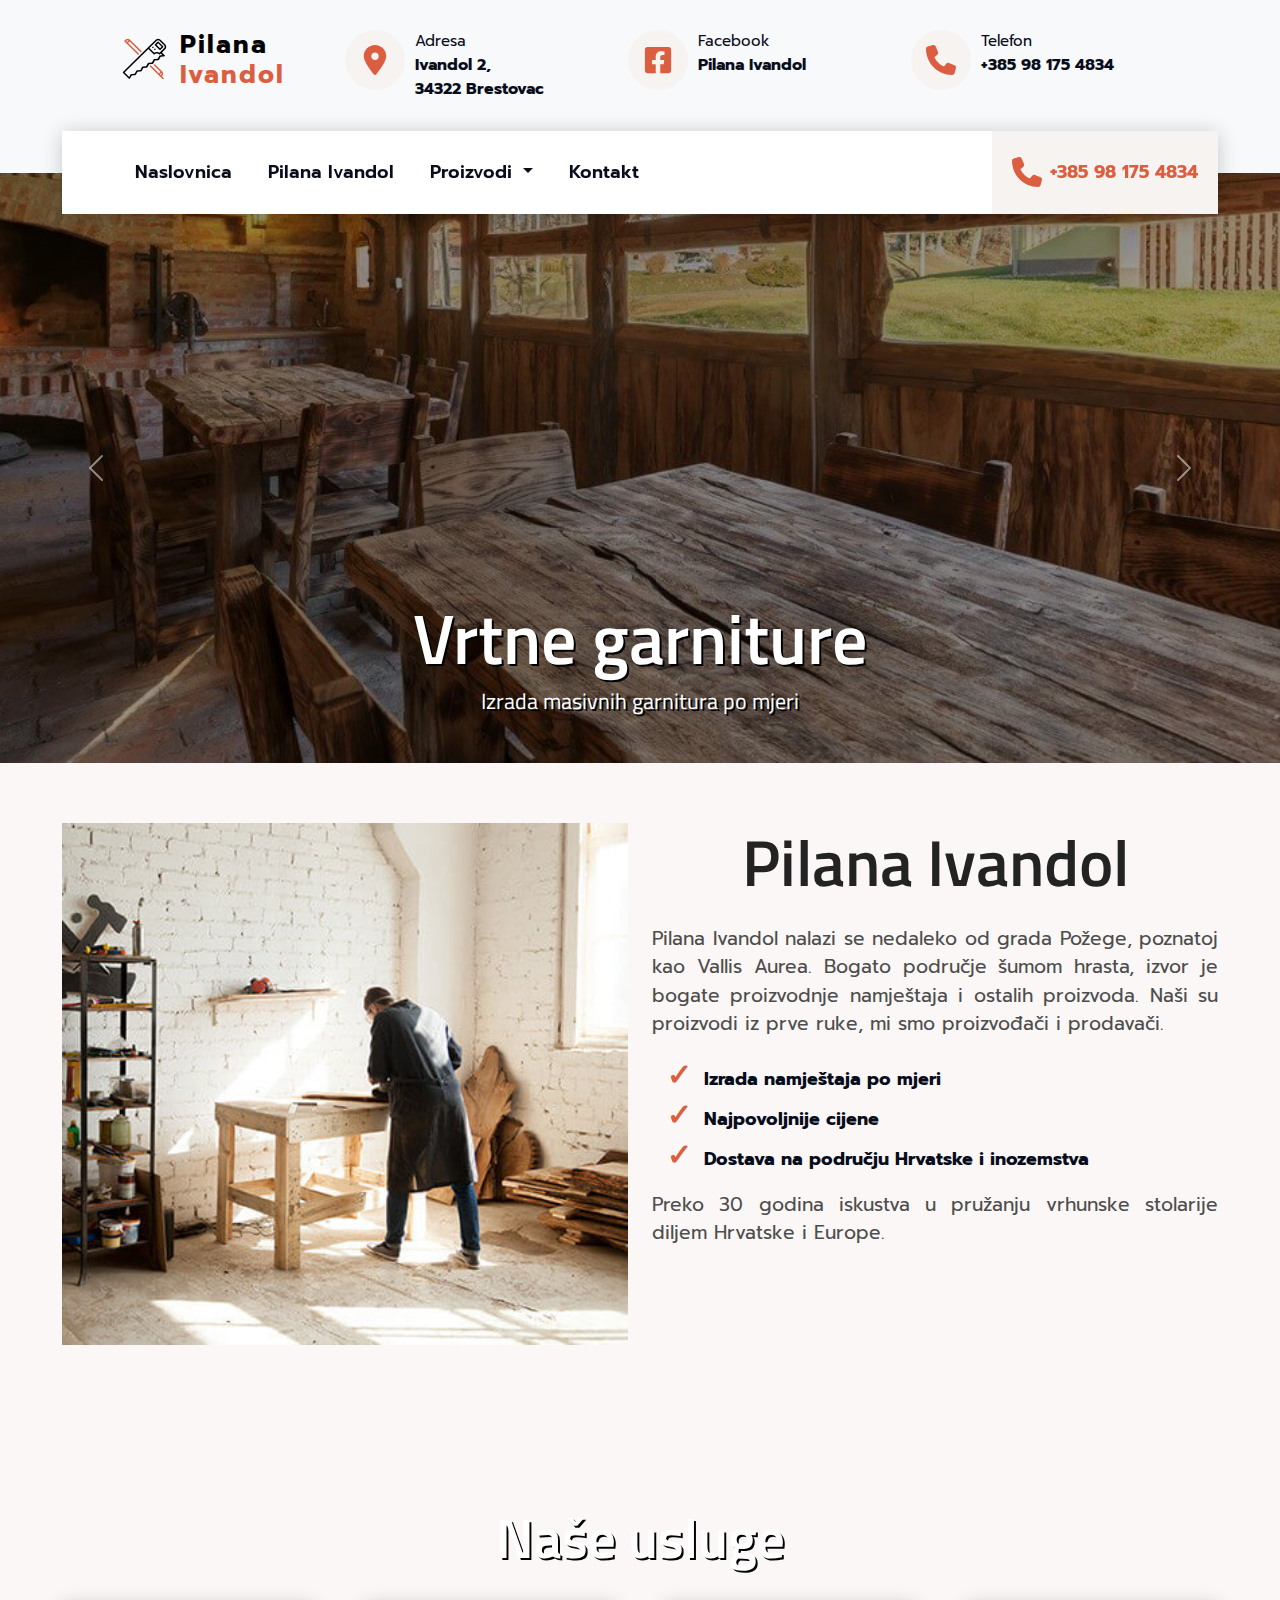
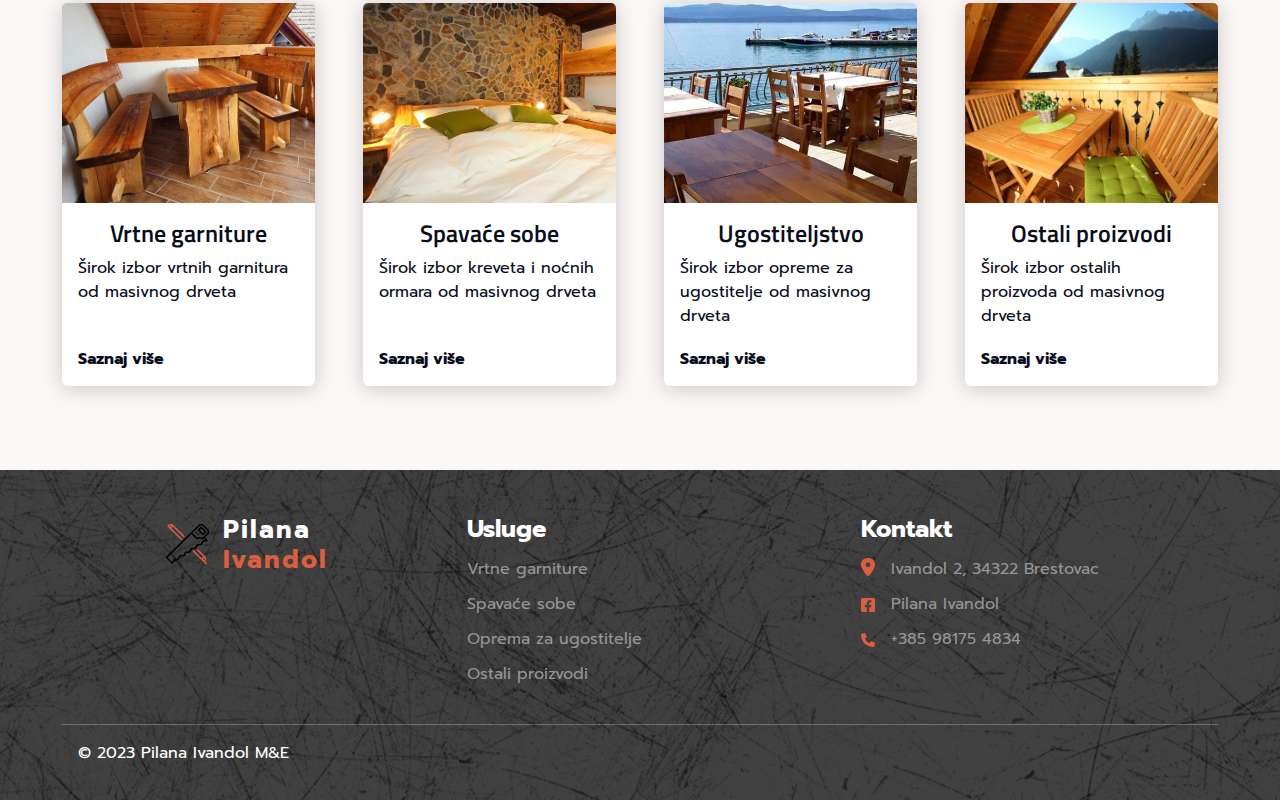
<file: index.html>
<!DOCTYPE html>
<html lang="en">

<head>
    <meta charset="UTF-8">
    <meta http-equiv="X-UA-Compatible" content="IE=edge">
    <meta name="viewport" content="width=device-width, initial-scale=1.0">

    <!-- Primary Meta Tags -->
    <title>Pilana Ivandol - izrada masivnog namještaja</title>
    <meta name="title" content="Pilana Ivandol - izrada masivnog namještaja">
    <meta name="description"
        content="Pilana Ivandol izrađuje vrtne garniture, spavaće sobe, inventar za ugostitelje, spavaće sobe i ostale predmete od masivnog drveta.">

    <script src="https://code.jquery.com/jquery-3.6.0.min.js"
        integrity="sha256-/xUj+3OJU5yExlq6GSYGSHk7tPXikynS7ogEvDej/m4=" crossorigin="anonymous"></script>

    <script src="https://cdn.jsdelivr.net/npm/popper.js@1.12.9/dist/umd/popper.min.js"
        integrity="sha384-ApNbgh9B+Y1QKtv3Rn7W3mgPxhU9K/ScQsAP7hUibX39j7fakFPskvXusvfa0b4Q"
        crossorigin="anonymous"></script>

    <link href="https://cdn.jsdelivr.net/npm/bootstrap@5.2.3/dist/css/bootstrap.min.css" rel="stylesheet">

    <script src="https://cdn.jsdelivr.net/npm/bootstrap@5.2.3/dist/js/bootstrap.bundle.min.js"></script>

    <link rel="preconnect" href="https://fonts.googleapis.com">
    <link rel="preconnect" href="https://fonts.gstatic.com" crossorigin>
    <link href="https://fonts.googleapis.com/css2?family=Prompt:wght@100;300;600&display=swap" rel="stylesheet">
    <link href="https://fonts.googleapis.com/css2?family=Titillium+Web:wght@200;300;600;900&display=swap"
        rel="stylesheet">

    <script type="text/javascript" src="custom.js"></script>
    <link rel="stylesheet" type="text/css" href="style.css">

    <!-- Google tag (gtag.js) -->
    <script async src="https://www.googletagmanager.com/gtag/js?id=G-HJ13RFMSQJ"></script>
    <script>
        window.dataLayer = window.dataLayer || [];
        function gtag() { dataLayer.push(arguments); }
        gtag('js', new Date());

        gtag('config', 'G-HJ13RFMSQJ');
    </script>
</head>

<body>
    <header>
        <div class="container">
            <div class="row w-100">
                <div class="header-inner">
                    <div class="col col-lg-3 d-flex justify-content-center">
                        <a href="index.html" class="logo-link">
                            <img src="src/img/saw.png" class="logo" alt="logo">
                            <h4 class="logo-title">Pilana <span class="item-orange d-block">Ivandol</span></h4>
                        </a>

                    </div>
                    <div class="col-lg-3 d-none d-sm-block">
                        <div class="header-item d-flex">
                            <div class="circle">
                                <img src="src/img/location-dot-solid.svg" class="fa-location-dot" alt="location">
                            </div>

                            <div class="header-item-content d-flex">
                                <div class="top-content-item">Adresa</div>
                                <div class="top-content fw-bold">Ivandol 2, <br>34322 Brestovac</div>
                            </div>
                        </div>
                    </div>
                    <div class="col-lg-3 d-none d-sm-block d-md-none d-lg-block">
                        <div class="header-item d-flex">
                            <div class="circle">
                                <img src="src/img/square-facebook.svg" class="fa-square-facebook" alt="Facebook">
                            </div>

                            <div class="header-item-content d-flex">
                                <div class="top-content-item">Facebook</div>
                                <a href="https://www.facebook.com/pilana.ivandol" class="top-content fw-bold">Pilana
                                    Ivandol</a>
                            </div>
                        </div>
                    </div>
                    <div class="col-lg-3 d-none d-sm-block">
                        <div class="header-item d-flex">
                            <div class="circle">
                                <img src="src/img/phone-solid (1).svg" class="fa-phone" alt="phone number">
                            </div>

                            <div class="header-item-content d-flex">
                                <div class="top-content-item">Telefon</div>
                                <div><a href="tel:+385981754834" class="top-content fw-bold">+385 98 175 4834</a></div>
                            </div>
                        </div>
                    </div>
                </div>
            </div>
        </div>
    </header>
    <!-- navbar -->
    <div class="nav-wrapper">
        <div class="container">
            <div class="row">
                <div class="col-12">
                    <nav class="navbar navbar-expand-lg">
                        <button class="navbar-toggler" type="button" data-bs-toggle="collapse"
                            data-bs-target="#navbarNavAltMarkup" aria-controls="navbarNavAltMarkup"
                            aria-expanded="false" aria-label="Toggle navigation">
                            <span class="navbar-toggler-icon"></span>
                        </button>
                        <div class="collapse navbar-collapse" id="navbarNavAltMarkup">
                            <div class="navbar-nav">
                                <a class="nav-link" aria-current="page" href="#">Naslovnica</a>
                                <a class="nav-link" href="o-nama.html">Pilana Ivandol</a>
                                <!-- <a class="nav-link" href="proizvodi.html">Proizvodi</a> -->
                                <li class="nav-item dropdown">
                                    <a class="nav-link dropdown-toggle" href="#" role="button" data-bs-toggle="dropdown"
                                        aria-expanded="false">
                                        Proizvodi
                                    </a>
                                    <ul class="dropdown-menu">
                                        <li><a class="dropdown-item" href="vrtne-garniture.html">Vrtne garniture</a></li>
                                        <li><a class="dropdown-item" href="spavace-sobe.html">Spavaće sobe</a></li>
                                        <li><a class="dropdown-item" href="ugostiteljstvo.html">Ugostiteljstvo</a></li>
                                        <li><a class="dropdown-item" href="ostali-proizvodi.html">Ostali proizvodi</a></li>
                                    </ul>
                                </li>
                                <a class="nav-link me-3" href="kontakt.html">Kontakt</a>
                            </div>
                        </div>
                        <div class="main-menu-right d-none d-sm-flex">
                            <img src="src/img/phone-solid (1).svg" class="fa-phone me-2" alt="phone number">
                            <a href="tel:+385981754834" class="menu-right-link fw-bold">+385 98 175 4834</a>
                        </div>
                    </nav>
                </div>
            </div>
        </div>
    </div>

    <section class="hero">
        <!-- carousel -->
        <div id="carouselExampleControls" class="carousel slide" data-bs-ride="carousel">
            <div class="carousel-inner">
                <div class="carousel-item active">
                    <img src="src/img/index/vrtna_garnitura_01.jpg" class="d-block w-100 cover-img"
                        alt="masivni drveni stolovi">
                    <a href="vrtne-garniture.html">
                        <div class="carousel-caption">
                            <h5 class="carousel-title">Vrtne garniture</h5>
                            <h6 class="carousel-paragraph">Izrada masivnih garnitura po mjeri</h6>
                        </div>
                    </a>
                </div>

                <div class="carousel-item">
                    <img src="src/img/index/spavaca_soba_01.jpg" class="d-block w-100 cover-img"
                        alt="spavaće sobe od masivnog drveta">
                    <a href="spavace-sobe.html">
                        <div class="carousel-caption">
                            <h5 class="carousel-title">Spavaće sobe</h5>
                            <h6 class="carousel-paragraph">Kreveti od masivnog drveta</h6>
                        </div>
                    </a>
                </div>
                <div class="carousel-item">
                    <img src="src/img/index/kupaonica_01.jpg" class="d-block w-100 cover-img" alt="kupaonski stolovi">
                    <a href="ostali-proizvodi.html">
                        <div class="carousel-caption">
                            <h5 class="carousel-title">Ostali proizvodi od drveta</h5>
                            <h6 class="carousel-paragraph">Izrada po mjeri i željama kupaca</h6>
                        </div>
                    </a>
                </div>
            </div>
            <button class="carousel-control-prev" type="button" data-bs-target="#carouselExampleControls"
                data-bs-slide="prev">
                <span class="carousel-control-prev-icon" aria-hidden="true"></span>
                <span class="visually-hidden">Previous</span>
            </button>
            <button class="carousel-control-next" type="button" data-bs-target="#carouselExampleControls"
                data-bs-slide="next">
                <span class="carousel-control-next-icon" aria-hidden="true"></span>
                <span class="visually-hidden">Next</span>
            </button>
        </div>
    </section>

    <section class="about-us">
        <div class="container">
            <div class="row">
                <div class="col-12 col-sm-6">
                    <div>
                        <img src="src/img/index/pilana_ivandol_01.jpg" class="mb-3 w-100" alt="pilana">
                    </div>
                </div>
                <div class="col col-lg-6">
                    <div>
                        <h2 class="pb-3 d-flex justify-content-center">Pilana Ivandol</h2>
                        <p class="section-paragraph">Pilana Ivandol nalazi se nedaleko od grada Požege, poznatoj kao
                            Vallis Aurea. Bogato područje šumom hrasta, izvor je bogate proizvodnje namještaja i ostalih
                            proizvoda. Naši su proizvodi iz prve ruke, mi smo proizvođači i prodavači.</p>
                        <div>
                            <ul class="list-symbol-none">
                                <li class="text-list fw-bold">Izrada namještaja po mjeri</li>
                                <li class="text-list fw-bold">Najpovoljnije cijene</li>
                                <li class="text-list fw-bold">Dostava na području Hrvatske i inozemstva</li>
                            </ul>
                        </div>
                        <p class="section-paragraph">Preko 30 godina iskustva u pružanju vrhunske stolarije diljem
                            Hrvatske i Europe.</p>
                    </div>
                </div>
            </div>

        </div>

    </section>

    <!-- cards -->
    <section class="wood-cover">
        <div class="position-relative">
            <div class="container">

                <div class="row gx-5">
                    <h2 class="py-4 section-white-title">Naše usluge</h2>
                    <div class="col-12 col-sm-6 mb-4 col-lg-3">
                        <div class="card">
                            <div class="card-img">
                                <a href="vrtne-garniture.html"><img src="src/img/index/vrtna_garnitura_02.jpg"
                                        class="card-img-top" alt="vrtna garnitura od punog drveta"></a>
                            </div>
                            <div class="card-body">
                                <a href="vrtne-garniture.html" class="card-title-link">
                                    <h3 class="card-title">Vrtne garniture</h3>
                                </a>
                                <p class="card-text">Širok izbor vrtnih garnitura od masivnog drveta</p>
                                <a href="vrtne-garniture.html" class="card-link fw-bold">Saznaj više</a>
                            </div>
                        </div>
                    </div>

                    <div class="col-12 col-sm-6 mb-4 col-lg-3">
                        <div class="card">
                            <div class="card-img">
                                <a href="spavace-sobe.html"><img src="src/img/index/spavaca_soba_02.jpg"
                                        class="card-img-top" alt="spavaća soba od punog drveta"></a>
                            </div>
                            <div class="card-body">
                                <a href="spavace-sobe.html" class="card-title-link">
                                    <h3 class="card-title">Spavaće sobe</h3>
                                </a>
                                <p class="card-text">Širok izbor kreveta i noćnih ormara od masivnog drveta</p>
                                <a href="spavace-sobe.html" class="card-link fw-bold">Saznaj više</a>
                            </div>
                        </div>
                    </div>

                    <div class="col-12 col-sm-6 mb-4 col-lg-3">
                        <div class="card">
                            <card class="card-img">
                                <a href="ugostiteljstvo.html"><img src="src/img/index/oprema_ugostiteljstvo_01.jpg"
                                        class="card-img-top" alt="drvene klupe i stolovi za ugostiteljstvo"></a>
                            </card>
                            <div class="card-body">
                                <a href="ugostiteljstvo.html" class="card-title-link">
                                    <h3 class="card-title">Ugostiteljstvo</h3>
                                </a>
                                <p class="card-text">Širok izbor opreme za ugostitelje od masivnog drveta</p>
                                <a href="ugostiteljstvo.html" class="card-link fw-bold">Saznaj više</a>
                            </div>
                        </div>
                    </div>

                    <div class="col-12 col-sm-6 mb-4 col-lg-3">
                        <div class="card">
                            <div class="card-img">
                                <a href="ostali-proizvodi.html"><img src="src/img/index/terasa_01.jpg"
                                        class="card-img-top" alt="proizvodi od drveta"></a>
                            </div>
                            <div class="card-body">
                                <a href="ostali-proizvodi.html" class="card-title-link">
                                    <h3 class="card-title">Ostali proizvodi</h3>
                                </a>
                                <p class="card-text">Širok izbor ostalih proizvoda od masivnog drveta</p>
                                <a href="ostali-proizvodi.html" class="card-link fw-bold">Saznaj više</a>
                            </div>
                        </div>
                    </div>
                </div>
            </div>
    </section>




    <footer>
        <div class="footer-inner">
            <div class="container">
                <div class="row">
                    <div class="col-12 mb-3 col-md-12 col-lg-4">
                        <div class="logo-wrapper d-flex justify-content-center">
                            <img src="src/img/saw.png" class="logo" alt="logo">
                            <h4 class="logo-title">Pilana <span class="item-orange d-block">Ivandol</span></h4>
                        </div>
                    </div>
                    <div class="col-12 mb-3 col-md-6 col-lg-4 px-4">
                        <h4 class="fw-bold">Usluge</h4>
                        <a href="vrtne-garniture.html" class="footer-item">Vrtne garniture</a>
                        <a href="spavace-sobe.html" class="footer-item">Spavaće sobe</a>
                        <a href="ugostiteljstvo.html" class="footer-item">Oprema za ugostitelje</a>
                        <a href="ostali-proizvodi.html" class="footer-item">Ostali proizvodi</a>
                    </div>

                    <div class="col-12 col-md-6 col-lg-4 px-4">
                        <h4 class="fw-bold">Kontakt</h4>
                        <div class="footer-item"><img src="src/img/location-dot-solid.svg" class="fa-location-dot pe-3"
                                alt="location">Ivandol 2, 34322 Brestovac</div>
                        <div class="footer-item"><a href="https://www.facebook.com/pilana.ivandol"
                                class="contact-footer"><img src="src/img/square-facebook.svg"
                                    class="fa-square-facebook pe-3" alt="Facebook">Pilana Ivandol</a></div>
                        <div class="footer-item">
                            <a href="tel:+385981754834" class="contact-footer"><img src="src/img/phone-solid (1).svg"
                                    class="fa-phone pe-3" alt="phone number">+385 98175 4834</a>
                        </div>
                    </div>
                </div>
                <hr>
                <span class="footer-inner px-3">&#169; 2023 Pilana Ivandol M&E</span>
            </div>
        </div>
    </footer>

</body>

</html>
</file>
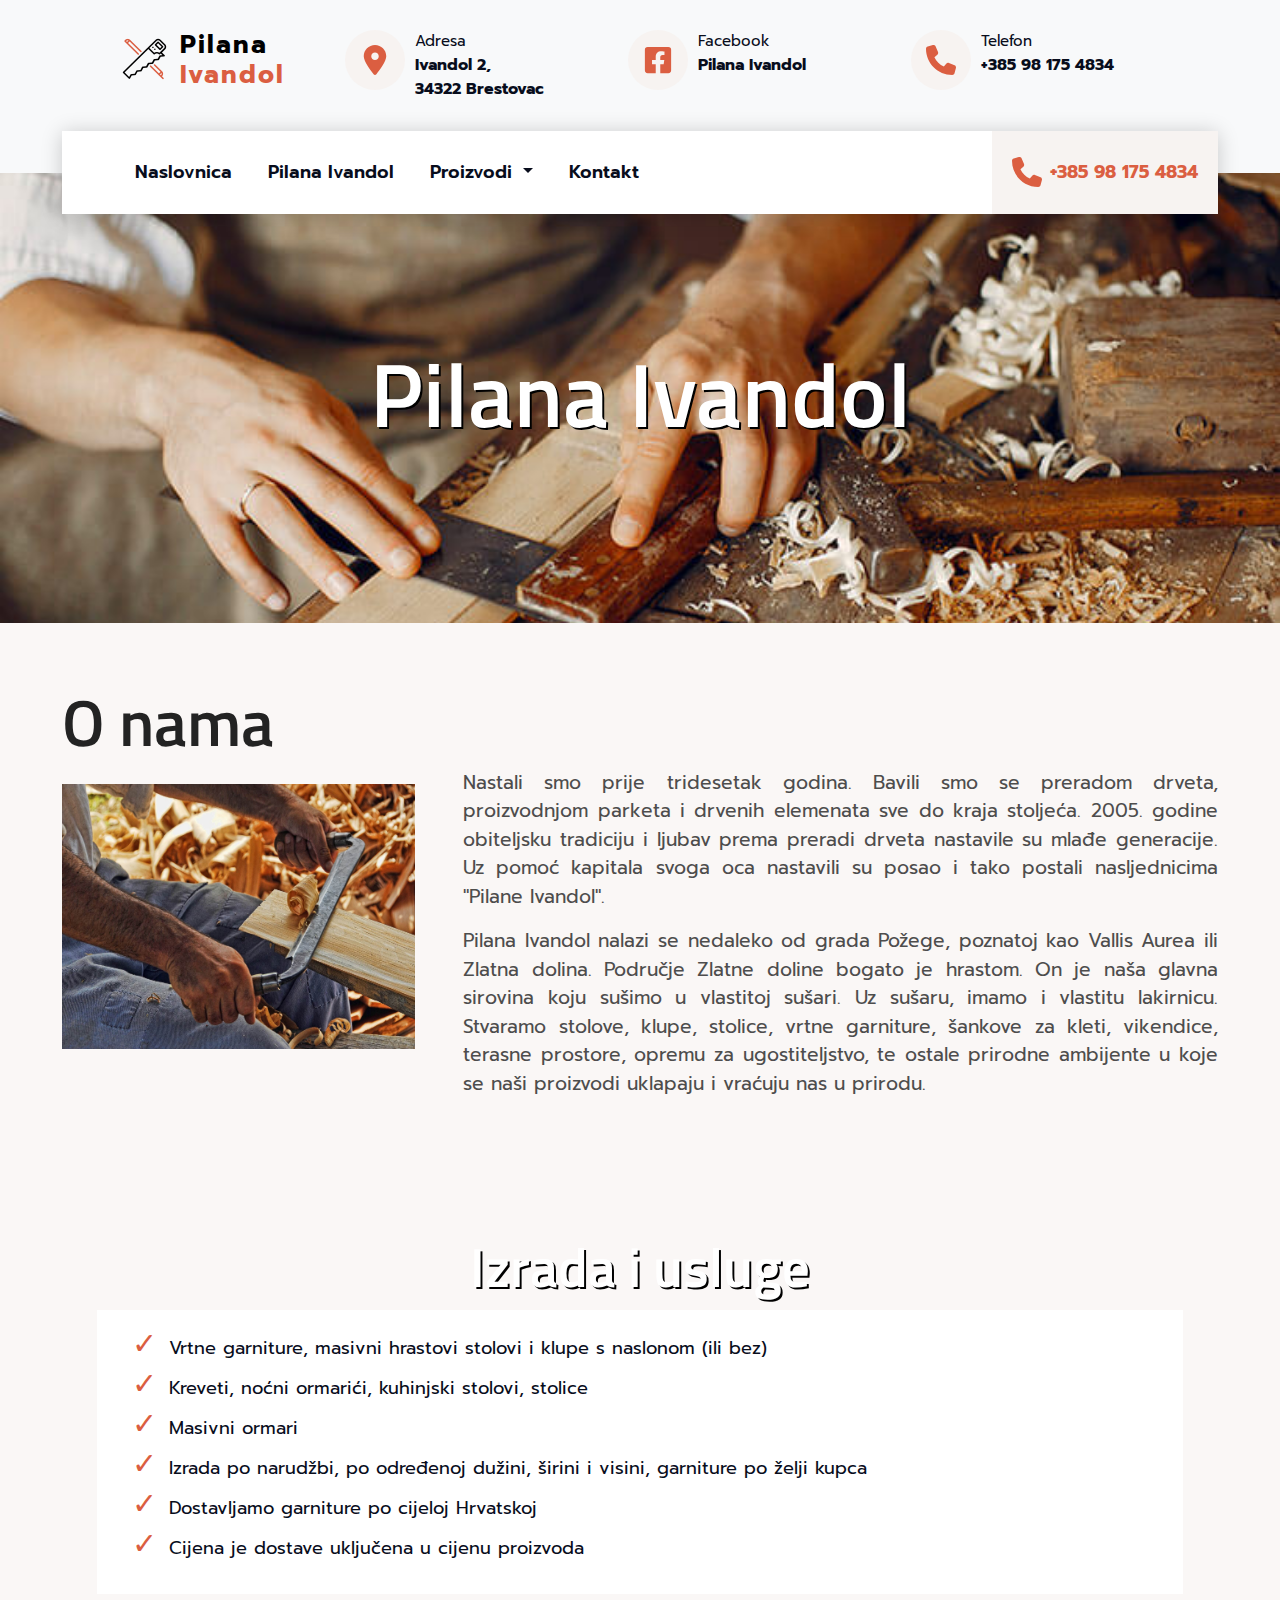
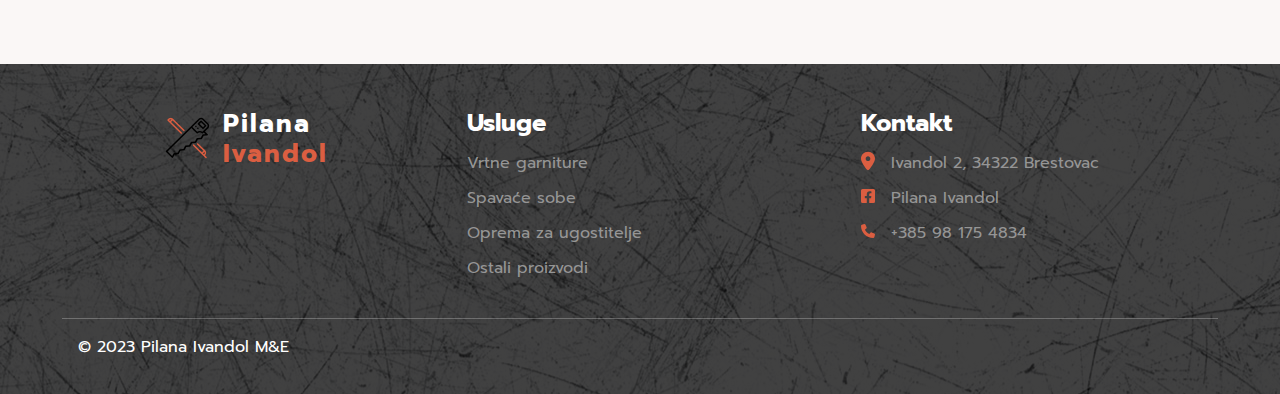
<file: o-nama.html>
<!DOCTYPE html>
<html lang="en">

<head>
  <meta charset="UTF-8">
  <meta http-equiv="X-UA-Compatible" content="IE=edge">
  <meta name="viewport" content="width=device-width, initial-scale=1.0">

  <!-- Primary Meta Tags -->
  <title>O nama - Pilana Ivandol</title>
  <meta name="title" content="O nama - Pilana Ivandol">
  <meta name="description" content="Pilana Ivandol postoji već 30 godina. Nalazi se nedaleko od Požege. Izrada namještaja po mjeri od masivnog drveta. Dostava po cijeloj Hrvatskoj.">

  <script src="https://code.jquery.com/jquery-3.6.0.min.js"
  integrity="sha256-/xUj+3OJU5yExlq6GSYGSHk7tPXikynS7ogEvDej/m4=" crossorigin="anonymous"></script>

  <script src="https://cdn.jsdelivr.net/npm/popper.js@1.12.9/dist/umd/popper.min.js"
    integrity="sha384-ApNbgh9B+Y1QKtv3Rn7W3mgPxhU9K/ScQsAP7hUibX39j7fakFPskvXusvfa0b4Q"
    crossorigin="anonymous"></script>

  <link href="https://cdn.jsdelivr.net/npm/bootstrap@5.2.3/dist/css/bootstrap.min.css" rel="stylesheet">

  <script src="https://cdn.jsdelivr.net/npm/bootstrap@5.2.3/dist/js/bootstrap.bundle.min.js"></script>


  <link rel="preconnect" href="https://fonts.googleapis.com">
  <link rel="preconnect" href="https://fonts.gstatic.com" crossorigin>
  <link href="https://fonts.googleapis.com/css2?family=Prompt:wght@100;300;600&display=swap" rel="stylesheet">
  <link href="https://fonts.googleapis.com/css2?family=Titillium+Web:wght@200;300;600;900&display=swap"
    rel="stylesheet">

  <script type="text/javascript" src="custom.js"></script>
  <link rel="stylesheet" type="text/css" href="style.css">
  <!-- Google tag (gtag.js) -->
  <script async src="https://www.googletagmanager.com/gtag/js?id=G-HJ13RFMSQJ"></script>
  <script>
      window.dataLayer = window.dataLayer || [];
      function gtag() { dataLayer.push(arguments); }
      gtag('js', new Date());

      gtag('config', 'G-HJ13RFMSQJ');
  </script>
</head>

<body>
  <header>
    <div class="container">
      <div class="row w-100">
        <div class="header-inner">
          <div class="col col-lg-3 d-flex justify-content-center">
            <a href="index.html" class="logo-link">
              <img src="src/img/saw.png" class="logo" alt="logo">
              <h4 class="logo-title">Pilana <span class="item-orange d-block">Ivandol</span></h4>
            </a>
          </div>
          <div class="col-lg-3 d-none d-sm-block">
            <div class="header-item d-flex">
              <div class="circle">
                <img src="src/img/location-dot-solid.svg" class="fa-location-dot" alt="location">
              </div>

              <div class="header-item-content d-flex">
                <div class="top-content-item">Adresa</div>
                <div class="top-content fw-bold">Ivandol 2, <br>34322 Brestovac</div>
              </div>
            </div>
          </div>
          <div class="col-lg-3 d-none d-sm-block d-md-none d-lg-block">
            <div class="header-item d-flex">
              <div class="circle">
                <img src="src/img/square-facebook.svg" class="fa-square-facebook" alt="Facebook">
              </div>

              <div class="header-item-content d-flex">
                <div class="top-content-item">Facebook</div>
                <a href="https://www.facebook.com/pilana.ivandol" class="top-content fw-bold">Pilana Ivandol</a>
              </div>
            </div>
          </div>
          <div class="col-lg-3 d-none d-sm-block">
            <div class="header-item d-flex">
              <div class="circle">
                <img src="src/img/phone-solid (1).svg" class="fa-phone" alt="phone number">
              </div>

              <div class="header-item-content d-flex">
                <div class="top-content-item">Telefon</div>
                <div><a href="tel:+385981754834" class="top-content fw-bold">+385 98 175 4834</a></div>
              </div>
            </div>
          </div>
        </div>
      </div>
    </div>
  </header>
  <!-- navbar -->
  <div class="nav-wrapper">
    <div class="container">
      <div class="row">
        <div class="col-12">
          <nav class="navbar navbar-expand-lg">
            <button class="navbar-toggler" type="button" data-bs-toggle="collapse" data-bs-target="#navbarNavAltMarkup"
              aria-controls="navbarNavAltMarkup" aria-expanded="false" aria-label="Toggle navigation">
              <span class="navbar-toggler-icon"></span>
            </button>
            <div class="collapse navbar-collapse" id="navbarNavAltMarkup">
              <div class="navbar-nav">
                <a class="nav-link" aria-current="page" href="index.html">Naslovnica</a>
                <a class="nav-link" href="#">Pilana Ivandol</a>

                <!-- <a class="nav-link" href="proizvodi.html">Proizvodi</a> -->
                <li class="nav-item dropdown">
                  <a class="nav-link dropdown-toggle" href="#" role="button" data-bs-toggle="dropdown"
                      aria-expanded="false">
                      Proizvodi
                  </a>
                  <ul class="dropdown-menu">
                      <li><a class="dropdown-item" href="vrtne-garniture.html">Vrtne garniture</a></li>
                      <li><a class="dropdown-item" href="spavace-sobe.html">Spavaće sobe</a></li>
                      <li><a class="dropdown-item" href="ugostiteljstvo.html">Ugostiteljstvo</a></li>
                      <li><a class="dropdown-item" href="ostali-proizvodi.html">Ostali proizvodi</a></li>
                  </ul>
              </li>
                <a class="nav-link me-3" href="kontakt.html">Kontakt</a>
              </div>
            </div>
            <div class="main-menu-right d-none d-sm-flex">
              <img src="src/img/phone-solid (1).svg" class="fa-phone me-2" alt="phone number">
              <a href="tel:+385981754834" class="menu-right-link fw-bold">+385 98 175 4834</a>
            </div>
          </nav>
        </div>
      </div>
    </div>
  </div>
  <section class="hero-simple">
    <div class="hero-img-wrapper">
      <img src="src/img/o_nama/pilana_ivandol_02.jpg" class="d-block w-100" alt="proizvodi od drveta">
    </div>
    <div class="hero-content-wrapper">
      <h1>Pilana Ivandol</h1>
    </div>
  </section>

  <section class="history">
    <div class="container">
      <h2>O nama</h2>
      <div class="row g-5">
        <div class="col-12 col-md-6 col-lg-4">
          <img src="src/img/o_nama/pilana_ivandol_03.jpg" class="img-section w-100" alt="proizvodi od drveta">
        </div>
        <div class="col-12 col-md-6 col-lg-8">
          <p class="section-paragraph">Nastali smo prije tridesetak godina. Bavili smo se preradom drveta, proizvodnjom
            parketa i drvenih elemenata sve do kraja stoljeća.
            2005. godine obiteljsku tradiciju i ljubav prema preradi drveta nastavile su mlađe generacije. Uz pomoć
            kapitala svoga oca nastavili su posao i tako postali nasljednicima "Pilane Ivandol".</p>
          <p class="section-paragraph">Pilana Ivandol nalazi se nedaleko od grada Požege, poznatoj kao Vallis Aurea ili Zlatna dolina. Područje Zlatne doline bogato je 
            hrastom. On je naša glavna sirovina koju sušimo u vlastitoj sušari. Uz sušaru, imamo i vlastitu lakirnicu. Stvaramo stolove, klupe, stolice, vrtne garniture, šankove za kleti, vikendice, terasne prostore, opremu za
            ugostiteljstvo, te ostale prirodne ambijente u koje se naši proizvodi uklapaju i vraćuju nas u prirodu.</p>
        </div>
      </div>
    </div>
  </section>

  <section class="wood-cover">
    <div class="position-relative">
      <div class="container">
        <h2 class="d-flex justify-content-center section-white-title">Izrada i usluge </h2>
        <div class="wood-bg-list">
          <ul class="list-symbol-none">
            <li class="text-list">Vrtne garniture, masivni hrastovi stolovi i klupe s naslonom (ili bez)</li>
            <li class="text-list">Kreveti, noćni ormarići, kuhinjski stolovi, stolice</li>
            <li class="text-list">Masivni ormari</li>
            <li class="text-list">Izrada po narudžbi, po određenoj dužini, širini i visini, garniture po želji kupca</li>
            <li class="text-list">Dostavljamo garniture po cijeloj Hrvatskoj</li>
            <li class="text-list">Cijena je dostave uključena u cijenu proizvoda</li>
          </ul>
        </div>
      </div>
    </div>
  </section>
  
  <footer>
    <div class="footer-inner">
      <div class="container">
        <div class="row">
          <div class="col-12 col-md-12 mb-3 col-lg-4">
            <div class="logo-wrapper d-flex justify-content-center">
              <img src="src/img/saw.png" class="logo" alt="logo">
              <h4 class="logo-title">Pilana <span class="item-orange d-block">Ivandol</span></h4>
            </div>
          </div>
          <div class="col-12 col-md-6 mb-3 col-lg-4 px-4">
            <h4 class="fw-bold">Usluge</h4>
            <a href="vrtne-garniture.html" class="footer-item">Vrtne garniture</a>
            <a href="spavace-sobe.html" class="footer-item">Spavaće sobe</a>
            <a href="ugostiteljstvo.html" class="footer-item">Oprema za ugostitelje</a>
            <a href="ostali-proizvodi.html" class="footer-item">Ostali proizvodi</a>
          </div>

          <div class="col-12 col-md-6 col-lg-4 px-4">
            <h4 class="fw-bold">Kontakt</h4>
            <div class="footer-item"><img src="src/img/location-dot-solid.svg" class="fa-location-dot pe-3"
                alt="location">Ivandol 2, 34322 Brestovac</div>
            <div class="footer-item"><a href="https://www.facebook.com/pilana.ivandol" class="footer-item"><img
                  src="src/img/square-facebook.svg" class="fa-square-facebook pe-3" alt="Facebook">Pilana Ivandol</a>
            </div>
            <div>
              <a href="tel:+385981754834" class="footer-item"><img src="src/img/phone-solid (1).svg"
                  class="fa-phone pe-3" alt="phone number">+385 98 175 4834</a>
            </div>
          </div>
        </div>
        <hr>
        <span class="footer-inner px-3">&#169; 2023 Pilana Ivandol M&E</span>
      </div>
    </div>
  </footer>

</body>

</html>
</file>
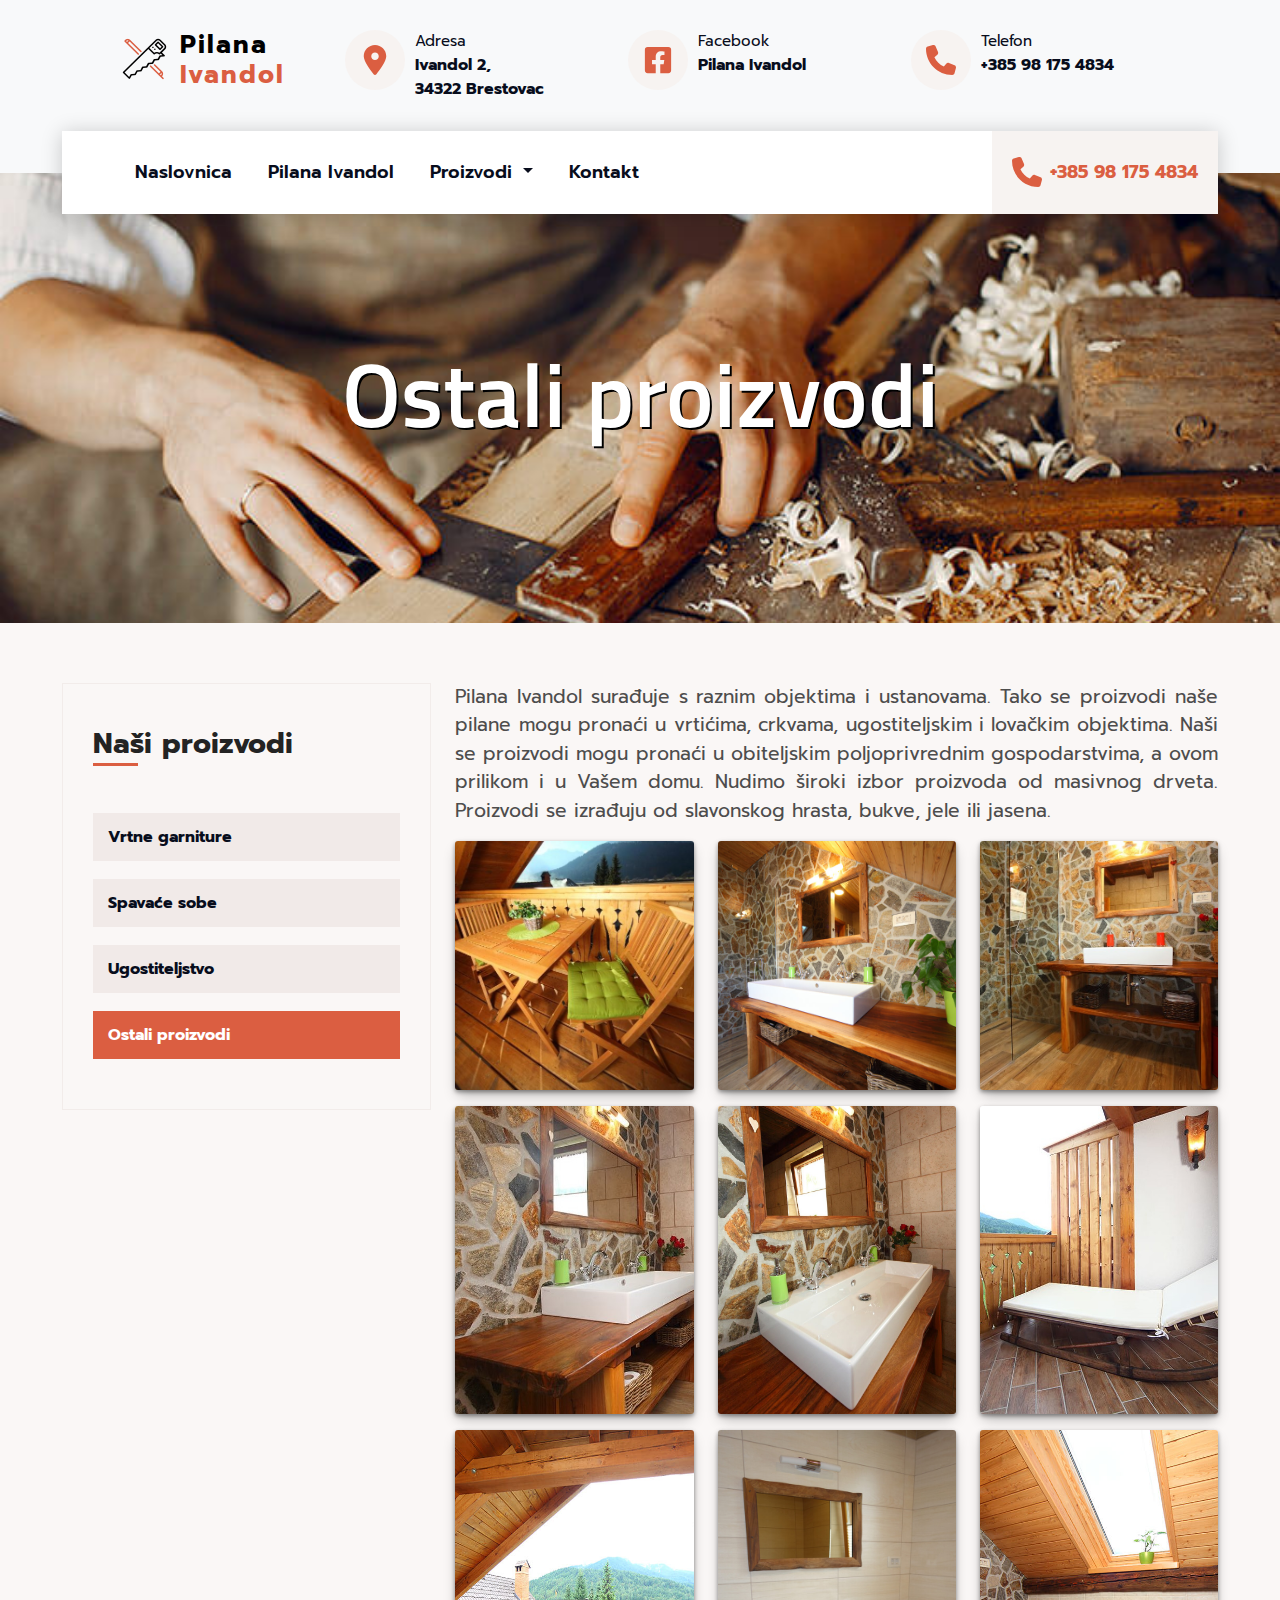
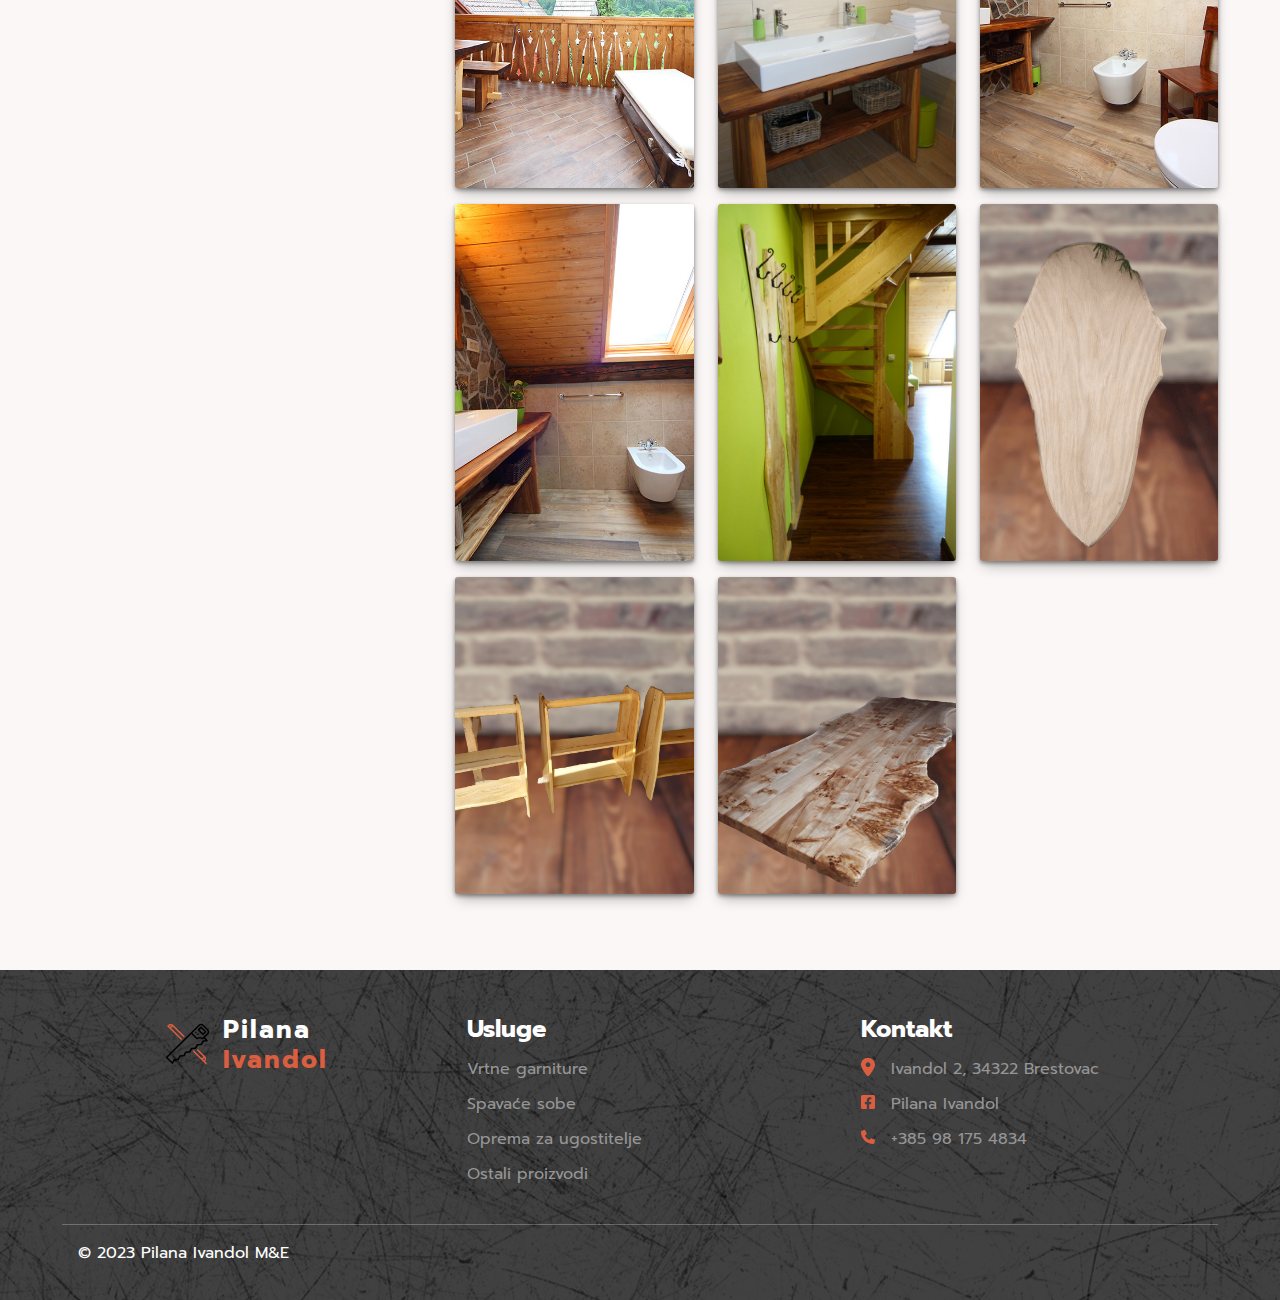
<file: ostali-proizvodi.html>
<!DOCTYPE html>
<html lang="en">

<head>
  <meta charset="UTF-8">
  <meta http-equiv="X-UA-Compatible" content="IE=edge">
  <meta name="viewport" content="width=device-width, initial-scale=1.0">

  <!-- Primary Meta Tags -->
  <title>Ostali proizvodi - Pilana Ivandol</title>
  <meta name="title" content="Ostali proizvodi - Pilana Ivandol">
  <meta name="description"
    content="Pilana Ivandol izrađuje drvene elemente po mjeri u ugostiteljstvu, vrtićima, seoskim gospodarstvima i ostalim djelatnostima. Dostava po cijeloj Hrvatskoj.">

  <script src="https://code.jquery.com/jquery-3.6.0.min.js"
    integrity="sha256-/xUj+3OJU5yExlq6GSYGSHk7tPXikynS7ogEvDej/m4=" crossorigin="anonymous"></script>

  <script src="https://cdn.jsdelivr.net/npm/popper.js@1.12.9/dist/umd/popper.min.js"
    integrity="sha384-ApNbgh9B+Y1QKtv3Rn7W3mgPxhU9K/ScQsAP7hUibX39j7fakFPskvXusvfa0b4Q"
    crossorigin="anonymous"></script>

  <link href="https://cdn.jsdelivr.net/npm/bootstrap@5.2.3/dist/css/bootstrap.min.css" rel="stylesheet">

  <script src="https://cdn.jsdelivr.net/npm/bootstrap@5.2.3/dist/js/bootstrap.bundle.min.js"></script>

  <link rel="preconnect" href="https://fonts.googleapis.com">
  <link rel="preconnect" href="https://fonts.gstatic.com" crossorigin>
  <link href="https://fonts.googleapis.com/css2?family=Prompt:wght@100;300;600&display=swap" rel="stylesheet">
  <link href="https://fonts.googleapis.com/css2?family=Titillium+Web:wght@200;300;600;900&display=swap"
    rel="stylesheet">

  <!-- Add the library (only one file) -->


  <script type="text/javascript" src="custom.js"></script>
  <link rel="stylesheet" type="text/css" href="style.css">
  <!-- Google tag (gtag.js) -->
  <script async src="https://www.googletagmanager.com/gtag/js?id=G-HJ13RFMSQJ"></script>
  <script>
      window.dataLayer = window.dataLayer || [];
      function gtag() { dataLayer.push(arguments); }
      gtag('js', new Date());

      gtag('config', 'G-HJ13RFMSQJ');
  </script>
</head>

<body>
  <header>
    <div class="container">
      <div class="row w-100">
        <div class="header-inner">
          <div class="col col-lg-3 d-flex justify-content-center">
            <a href="index.html" class="logo-link">
              <img src="src/img/saw.png" class="logo" alt="logo">
              <h4 class="logo-title">Pilana <span class="item-orange d-block">Ivandol</span></h4>
            </a>
          </div>
          <div class="col-lg-3 d-none d-sm-block">
            <div class="header-item d-flex">
              <div class="circle">
                <img src="src/img/location-dot-solid.svg" class="fa-location-dot" alt="location">
              </div>

              <div class="header-item-content d-flex">
                <div class="top-content-item">Adresa</div>
                <div class="top-content fw-bold">Ivandol 2, <br>34322 Brestovac</div>
              </div>
            </div>
          </div>
          <div class="col-lg-3 d-none d-sm-block d-md-none d-lg-block">
            <div class="header-item d-flex">
              <div class="circle">
                <img src="src/img/square-facebook.svg" class="fa-square-facebook" alt="Facebook">
              </div>

              <div class="header-item-content d-flex">
                <div class="top-content-item">Facebook</div>
                <a href="https://www.facebook.com/pilana.ivandol" class="top-content fw-bold">Pilana Ivandol</a>
              </div>
            </div>
          </div>
          <div class="col-lg-3 d-none d-sm-block">
            <div class="header-item d-flex">
              <div class="circle">
                <img src="src/img/phone-solid (1).svg" class="fa-phone" alt="phone number">
              </div>

              <div class="header-item-content d-flex">
                <div class="top-content-item">Telefon</div>
                <div><a href="tel:+385981754834" class="top-content fw-bold">+385 98 175 4834</a></div>
              </div>
            </div>
          </div>
        </div>
      </div>
    </div>
  </header>
  <!-- navbar -->
  <div class="nav-wrapper">
    <div class="container">
      <div class="row">
        <div class="col-12">
          <nav class="navbar navbar-expand-lg">
            <button class="navbar-toggler" type="button" data-bs-toggle="collapse" data-bs-target="#navbarNavAltMarkup"
              aria-controls="navbarNavAltMarkup" aria-expanded="false" aria-label="Toggle navigation">
              <span class="navbar-toggler-icon"></span>
            </button>
            <div class="collapse navbar-collapse" id="navbarNavAltMarkup">
              <div class="navbar-nav">
                <a class="nav-link" aria-current="page" href="index.html">Naslovnica</a>
                <a class="nav-link" href="o-nama.html">Pilana Ivandol</a>
                <!-- <a class="nav-link" href="proizvodi.html">Proizvodi</a> -->
                <li class="nav-item dropdown">
                  <a class="nav-link dropdown-toggle" href="#" role="button" data-bs-toggle="dropdown"
                    aria-expanded="false">
                    Proizvodi
                  </a>
                  <ul class="dropdown-menu">
                    <li><a class="dropdown-item" href="vrtne-garniture.html">Vrtne garniture</a></li>
                    <li><a class="dropdown-item" href="spavace-sobe.html">Spavaće sobe</a></li>
                    <li><a class="dropdown-item" href="ugostiteljstvo.html">Ugostiteljstvo</a></li>
                    <li><a class="dropdown-item" href="ostali-proizvodi.html">Ostali proizvodi</a></li>
                  </ul>
                </li>
                <a class="nav-link me-3" href="kontakt.html">Kontakt</a>
              </div>
            </div>
            <div class="main-menu-right d-none d-sm-flex">
              <img src="src/img/phone-solid (1).svg" class="fa-phone me-2" alt="phone number">
              <a href="tel:+385981754834" class="menu-right-link fw-bold">+385 98 175 4834</a>
            </div>
          </nav>
        </div>
      </div>
    </div>
  </div>
  <section class="hero-simple">
    <div class="hero-img-wrapper">
      <img src="src/img/ostali_proizvodi/pilana_ivandol_01.jpg" class="d-block w-100" alt="proizvodi od drveta">
    </div>
    <div class="hero-content-wrapper">
      <h1>Ostali proizvodi</h1>
    </div>
  </section>

  <section class="products">
    <div class="container">
      <div class="row flex-column-reverse flex-md-row">
        <div class="col-12 col-md-4 col-lg-4">
          <div class="service-details__service-list-box nav-products">
            <h3 class="fw-bold service-details__title">Naši proizvodi</h3>
            <ul class="service-details__list list-symbol-none list-unstyled">
              <li class="py-1"><a href="vrtne-garniture.html" class="nav-products-element">Vrtne garniture</a></li>
              <li class="py-1"><a href="spavace-sobe.html" class="nav-products-element">Spavaće sobe</a></li>
              <li class="py-1"><a href="ugostiteljstvo.html" class="nav-products-element">Ugostiteljstvo</a></li>
              <li class="py-1"><a href="ostali-proizvodi.html" class="nav-products-element active">Ostali proizvodi</a></li>
            </ul>
          </div>
        </div>
        <div class="col-12 col-md-8 col-lg-8">
          <p class="section-paragraph">Pilana Ivandol surađuje s raznim objektima i ustanovama. Tako se proizvodi naše pilane mogu pronaći u vrtićima, crkvama, ugostiteljskim i lovačkim objektima. Naši se proizvodi mogu pronaći u obiteljskim poljoprivrednim gospodarstvima, a ovom prilikom i u Vašem domu. Nudimo široki izbor proizvoda od masivnog drveta. Proizvodi se izrađuju od slavonskog hrasta, bukve, jele ili jasena.</p>
          <div class="row gallery-wrapper">

            <div class="col-6 col-md-4 col-lg-4 mb-3">
              <div class="image-wrapper">
                <a data-fslightbox href="src/img/ostali_proizvodi/ostali_proizvodi_01.jpg">
                  <img src="src/img/ostali_proizvodi/ostali_proizvodi_01.jpg" loading="lazy" alt="proizvodi za balkone i terase">
                </a>
              </div>
            </div>

            <div class="col-6 col-md-4 col-lg-4 mb-3">
              <div class="image-wrapper">
                <a data-fslightbox href="src/img/ostali_proizvodi/ostali_proizvodi_02.jpg">
                  <img src="src/img/ostali_proizvodi/ostali_proizvodi_02.jpg" loading="lazy" alt="kupaonski namještaj">
                </a>
              </div>
            </div>

            <div class="col-6 col-md-4 col-lg-4 mb-3">
              <div class="image-wrapper">
                <a data-fslightbox href="src/img/ostali_proizvodi/ostali_proizvodi_03.jpg">
                  <img src="src/img/ostali_proizvodi/ostali_proizvodi_03.jpg" loading="lazy" alt="kupaonski stol i ogledalo od punog drveta">
                </a>
              </div>
            </div>

            <div class="col-6 col-md-4 col-lg-4 mb-3">
              <div class="image-wrapper">
                <a data-fslightbox href="src/img/ostali_proizvodi/ostali_proizvodi_04.jpg">
                  <img src="src/img/ostali_proizvodi/ostali_proizvodi_04.jpg" loading="lazy" alt="kupaonski namještaj po mjeri">
                </a>
              </div>
            </div>

            <div class="col-6 col-md-4 col-lg-4 mb-3">
              <div class="image-wrapper">
                <a data-fslightbox href="src/img/ostali_proizvodi/ostali_proizvodi_05.jpg">
                  <img src="src/img/ostali_proizvodi/ostali_proizvodi_05.jpg" loading="lazy" alt="izrada kupaonskog namještaja">
                </a>
              </div>
            </div>

            <div class="col-6 col-md-4 col-lg-4 mb-3">
              <div class="image-wrapper">
                <a data-fslightbox href="src/img/ostali_proizvodi/ostali_proizvodi_06.jpg">
                  <img src="src/img/ostali_proizvodi/ostali_proizvodi_06.jpg" loading="lazy" alt="izrada masivnog namještaja">
                </a>
              </div>
            </div>

            <div class="col-6 col-md-4 col-lg-4 mb-3">
              <div class="image-wrapper">
                <a data-fslightbox href="src/img/ostali_proizvodi/ostali_proizvodi_07.jpg">
                  <img src="src/img/ostali_proizvodi/ostali_proizvodi_07.jpg" loading="lazy" alt="namještaj za terase od punog drveta">
                </a>
              </div>
            </div>

            <div class="col-6 col-md-4 col-lg-4 mb-3">
              <div class="image-wrapper">
                <a data-fslightbox href="src/img/ostali_proizvodi/ostali_proizvodi_08.jpg">
                  <img src="src/img/ostali_proizvodi/ostali_proizvodi_08.jpg" loading="lazy" alt="masivni kupaonski stolovi">
                </a>
              </div>
            </div>

            <div class="col-6 col-md-4 col-lg-4 mb-3">
              <div class="image-wrapper">
                <a data-fslightbox href="src/img/ostali_proizvodi/ostali_proizvodi_09.jpg">
                  <img src="src/img/ostali_proizvodi/ostali_proizvodi_09.jpg" loading="lazy" alt="kupaonice od masivnog drveta">
                </a>
              </div>
            </div>

            <div class="col-6 col-md-4 col-lg-4 mb-3">
              <div class="image-wrapper">
                <a data-fslightbox href="src/img/ostali_proizvodi/ostali_proizvodi_10.jpg">
                  <img src="src/img/ostali_proizvodi/ostali_proizvodi_10.jpg" loading="lazy" alt="drvo za kupaonice">
                </a>
              </div>
            </div>

            <div class="col-6 col-md-4 col-lg-4 mb-3">
              <div class="image-wrapper">
                <a data-fslightbox href="src/img/ostali_proizvodi/ostali_proizvodi_11.jpg">
                  <img src="src/img/ostali_proizvodi/ostali_proizvodi_11.jpg" loading="lazy" alt="zidne drvene vješalice">
                </a>
              </div>
            </div>

            <div class="col-6 col-md-4 col-lg-4 mb-3">
              <div class="image-wrapper">
                <a data-fslightbox href="src/img/ostali_proizvodi/ostali_proizvodi_12.png">
                  <img src="src/img/ostali_proizvodi/ostali_proizvodi_12.png" loading="lazy" alt="držač za trofej i plakete">
                </a>
              </div>
            </div>

            <div class="col-6 col-md-4 col-lg-4 mb-3">
              <div class="image-wrapper">
                <a data-fslightbox href="src/img/ostali_proizvodi/ostali_proizvodi_14.png">
                  <img src="src/img/ostali_proizvodi/ostali_proizvodi_14.png" loading="lazy" alt="drvene police">
                </a>
              </div>
            </div>

            <div class="col-6 col-md-4 col-lg-4 mb-3">
              <div class="image-wrapper">
                <a data-fslightbox href="src/img/ostali_proizvodi/ostali_proizvodi_15.png">
                  <img src="src/img/ostali_proizvodi/ostali_proizvodi_15.png" loading="lazy" alt="daska za stol">
                </a>
              </div>
            </div>

          </div>
        </div>
      </div>
    </div>
  </section>

  <footer>
    <div class="footer-inner">
      <div class="container">
        <div class="row">
          <div class="col-12 col-md-12 mb-3 col-lg-4">
            <div class="logo-wrapper d-flex justify-content-center">
              <img src="src/img/saw.png" class="logo" alt="logo">
              <h4 class="logo-title">Pilana <span class="item-orange d-block">Ivandol</span></h4>
            </div>
          </div>
          <div class="col-12 col-md-6 mb-3 col-lg-4 px-4">
            <h4 class="fw-bold">Usluge</h4>
            <a href="vrtne-garniture.html" class="footer-item">Vrtne garniture</a>
            <a href="spavace-sobe.html" class="footer-item">Spavaće sobe</a>
            <a href="ugostiteljstvo.html" class="footer-item">Oprema za ugostitelje</a>
            <a href="ostali-proizvodi.html" class="footer-item">Ostali proizvodi</a>
          </div>

          <div class="col-12 col-md-6 mb-3 col-lg-4 px-4">
            <h4 class="fw-bold">Kontakt</h4>
            <div class="footer-item"><img src="src/img/location-dot-solid.svg" class="fa-location-dot pe-3"
                alt="location">Ivandol 2, 34322 Brestovac</div>
            <div class="footer-item"><a href="https://www.facebook.com/pilana.ivandol" class="footer-item"><img
                  src="src/img/square-facebook.svg" class="fa-square-facebook pe-3" alt="Facebook">Pilana Ivandol</a>
            </div>
            <div>
              <a href="tel:+385981754834" class="footer-item"><img src="src/img/phone-solid (1).svg"
                  class="fa-phone pe-3" alt="phone number">+385 98 175 4834</a>
            </div>
          </div>
        </div>
        <hr>
        <span class="footer-inner px-3">&#169; 2023 Pilana Ivandol M&E</span>
      </div>
    </div>
  </footer>

  <script type="text/javascript" src="fslightbox.js"></script>
</body>

</html>
</file>
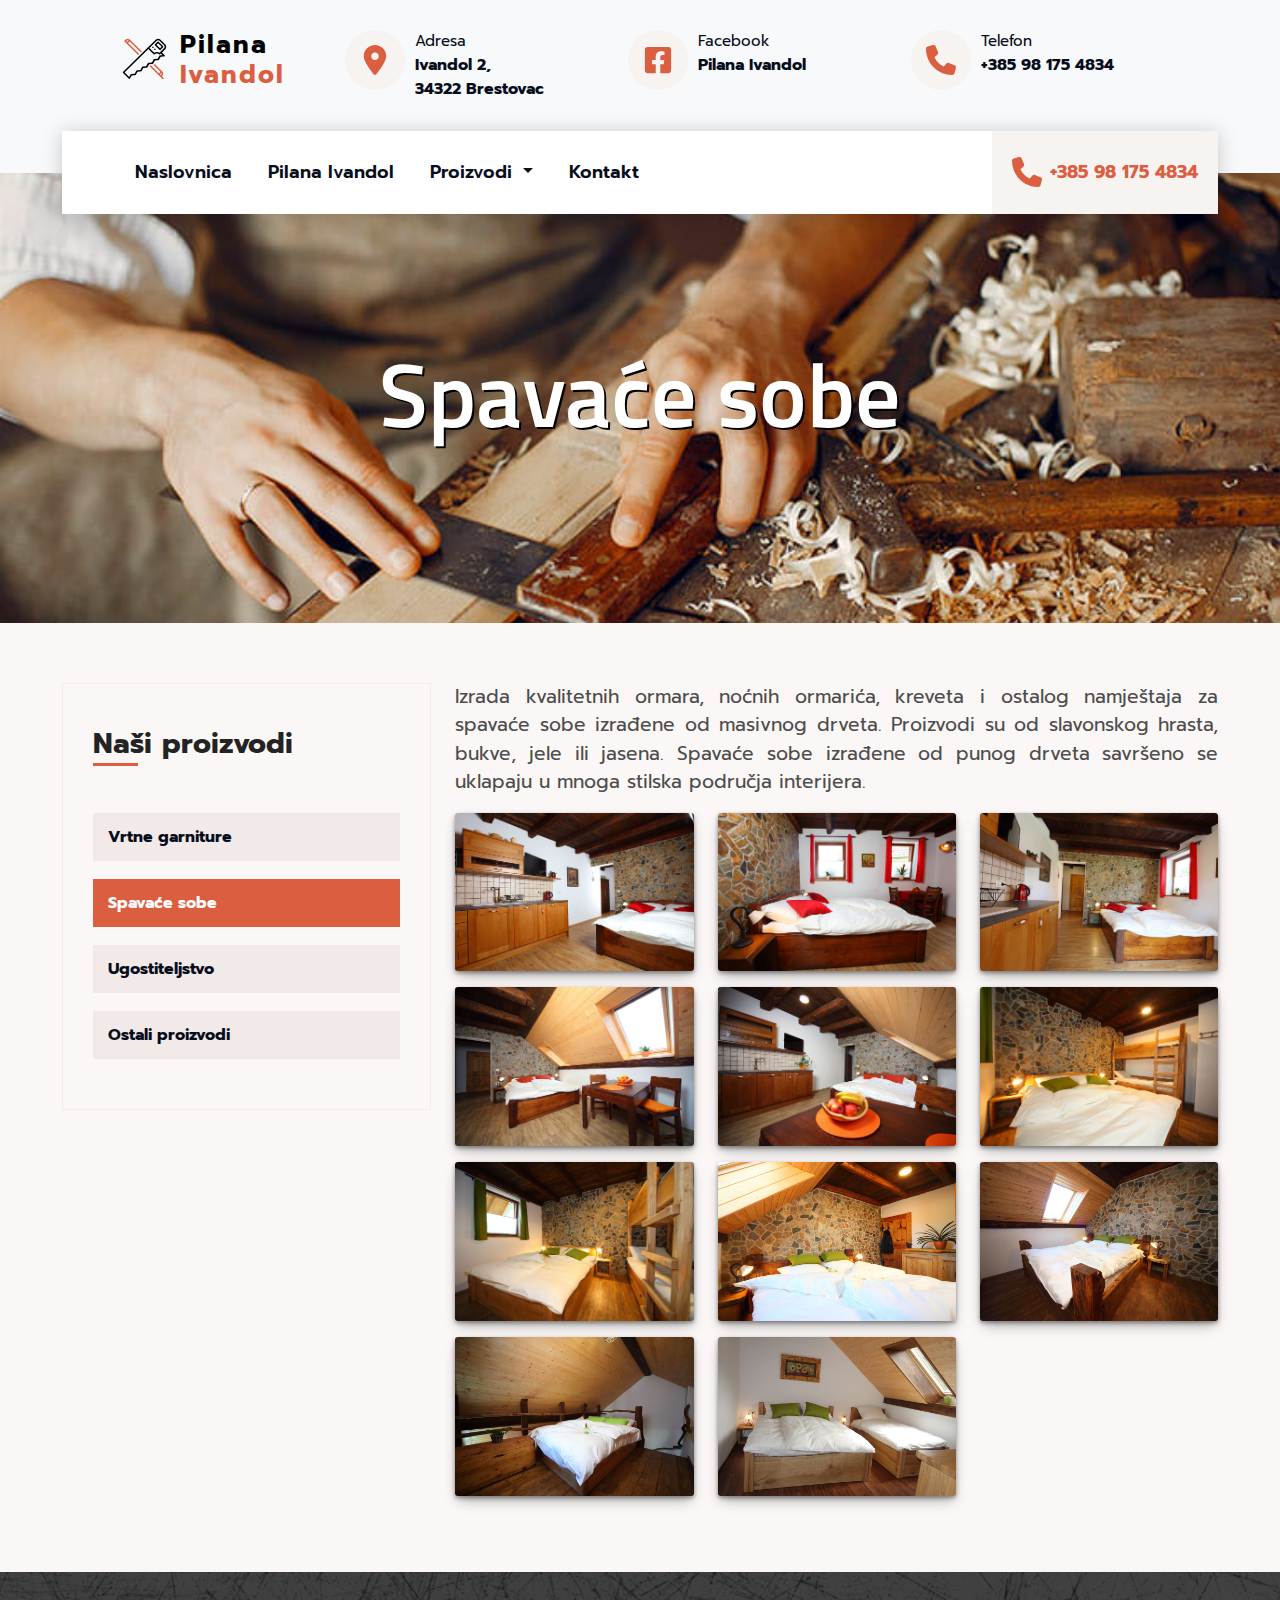
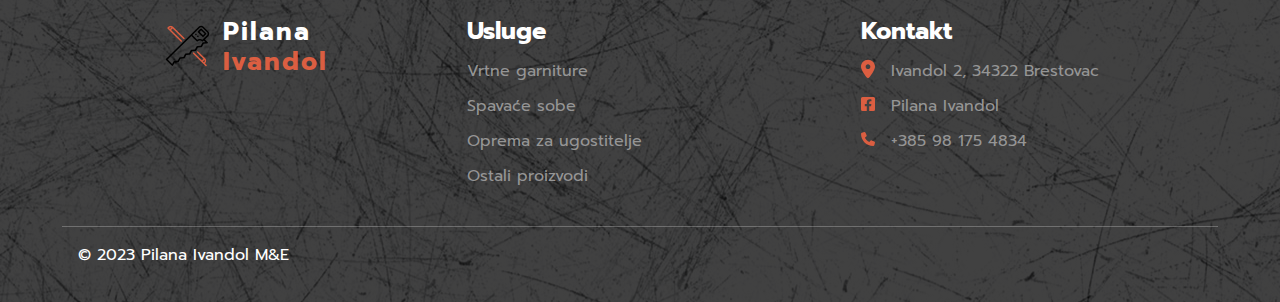
<file: spavace-sobe.html>
<!DOCTYPE html>
<html lang="en">

<head>
  <meta charset="UTF-8">
  <meta http-equiv="X-UA-Compatible" content="IE=edge">
  <meta name="viewport" content="width=device-width, initial-scale=1.0">

  <!-- Primary Meta Tags -->
  <title>Spavaće sobe - Pilana Ivandol</title>
  <meta name="title" content="Spavaće sobe - Pilana Ivandol">
  <meta name="description" content="Izrada kreveta i noćnih ormarića od punog drveta. Dimenzije po mjeri te materijali od slavonskog hrasta, bukve, jele ili jasena. Dostava po cijeloj Hrvatskoj.">

  <script src="https://code.jquery.com/jquery-3.6.0.min.js"
        integrity="sha256-/xUj+3OJU5yExlq6GSYGSHk7tPXikynS7ogEvDej/m4=" crossorigin="anonymous"></script>

  <script src="https://cdn.jsdelivr.net/npm/popper.js@1.12.9/dist/umd/popper.min.js"
        integrity="sha384-ApNbgh9B+Y1QKtv3Rn7W3mgPxhU9K/ScQsAP7hUibX39j7fakFPskvXusvfa0b4Q"
        crossorigin="anonymous"></script>

  <link href="https://cdn.jsdelivr.net/npm/bootstrap@5.2.3/dist/css/bootstrap.min.css" rel="stylesheet">

  <script src="https://cdn.jsdelivr.net/npm/bootstrap@5.2.3/dist/js/bootstrap.bundle.min.js"></script>

  <link rel="preconnect" href="https://fonts.googleapis.com">
  <link rel="preconnect" href="https://fonts.gstatic.com" crossorigin>
  <link href="https://fonts.googleapis.com/css2?family=Prompt:wght@100;300;600&display=swap" rel="stylesheet">
  <link href="https://fonts.googleapis.com/css2?family=Titillium+Web:wght@200;300;600;900&display=swap"
    rel="stylesheet">

  <script type="text/javascript" src="custom.js"></script>
  <link rel="stylesheet" type="text/css" href="style.css">
  <!-- Google tag (gtag.js) -->
  <script async src="https://www.googletagmanager.com/gtag/js?id=G-HJ13RFMSQJ"></script>
  <script>
      window.dataLayer = window.dataLayer || [];
      function gtag() { dataLayer.push(arguments); }
      gtag('js', new Date());

      gtag('config', 'G-HJ13RFMSQJ');
  </script>
</head>

<body>
  <header>
    <div class="container">
      <div class="row w-100">
        <div class="header-inner">
          <div class="col col-lg-3 d-flex justify-content-center">
            <a href="index.html" class="logo-link">
              <img src="src/img/saw.png" class="logo" alt="logo">
              <h4 class="logo-title">Pilana <span class="item-orange d-block">Ivandol</span></h4>
            </a>
          </div>
          <div class="col-lg-3 d-none d-sm-block">
            <div class="header-item d-flex">
              <div class="circle">
                <img src="src/img/location-dot-solid.svg" class="fa-location-dot" alt="location">
              </div>

              <div class="header-item-content d-flex">
                <div class="top-content-item">Adresa</div>
                <div class="top-content fw-bold">Ivandol 2, <br>34322 Brestovac</div>
              </div>
            </div>
          </div>
          <div class="col-lg-3 d-none d-sm-block d-md-none d-lg-block">
            <div class="header-item d-flex">
              <div class="circle">
                <img src="src/img/square-facebook.svg" class="fa-square-facebook" alt="Facebook">
              </div>

              <div class="header-item-content d-flex">
                <div class="top-content-item">Facebook</div>
                <a href="https://www.facebook.com/pilana.ivandol" class="top-content fw-bold">Pilana Ivandol</a>
              </div>
            </div>
          </div>
          <div class="col-lg-3 d-none d-sm-block">
            <div class="header-item d-flex">
              <div class="circle">
                <img src="src/img/phone-solid (1).svg" class="fa-phone" alt="phone number">
              </div>

              <div class="header-item-content d-flex">
                <div class="top-content-item">Telefon</div>
                <div><a href="tel:+385981754834" class="top-content fw-bold">+385 98 175 4834</a></div>
              </div>
            </div>
          </div>
        </div>
      </div>
    </div>
  </header>
  <!-- navbar -->
  <div class="nav-wrapper">
    <div class="container">
      <div class="row">
        <div class="col-12">
          <nav class="navbar navbar-expand-lg">
            <button class="navbar-toggler" type="button" data-bs-toggle="collapse" data-bs-target="#navbarNavAltMarkup"
              aria-controls="navbarNavAltMarkup" aria-expanded="false" aria-label="Toggle navigation">
              <span class="navbar-toggler-icon"></span>
            </button>
            <div class="collapse navbar-collapse" id="navbarNavAltMarkup">
              <div class="navbar-nav">
                <a class="nav-link" aria-current="page" href="index.html">Naslovnica</a>
                <a class="nav-link" href="o-nama.html">Pilana Ivandol</a>
                <li class="nav-item dropdown">
                  <a class="nav-link dropdown-toggle" href="#" role="button" data-bs-toggle="dropdown"
                      aria-expanded="false">
                      Proizvodi
                  </a>
                  <ul class="dropdown-menu">
                    <li><a class="dropdown-item" href="vrtne-garniture.html">Vrtne garniture</a></li>
                    <li><a class="dropdown-item" href="spavace-sobe.html">Spavaće sobe</a></li>
                    <li><a class="dropdown-item" href="ugostiteljstvo.html">Ugostiteljstvo</a></li>
                    <li><a class="dropdown-item" href="ostali-proizvodi.html">Ostali proizvodi</a></li>
                  </ul>
              </li>
                <a class="nav-link me-3" href="kontakt.html">Kontakt</a>
              </div>
            </div>
            <div class="main-menu-right d-none d-sm-flex">
              <img src="src/img/phone-solid (1).svg" class="fa-phone me-2" alt="phone number">
              <a href="tel:+385981754834" class="menu-right-link fw-bold">+385 98 175 4834</a>
            </div>
          </nav>
        </div>
      </div>
    </div>
  </div>
  <section class="hero-simple">
    <div class="hero-img-wrapper">
      <img src="src/img/spavace_sobe/pilana_ivandol_01.jpg" class="d-block w-100" alt="proizvodi od drveta">
    </div>
    <div class="hero-content-wrapper">
      <h1>Spavaće sobe</h1>
    </div>
  </section>

  <section class="products">
    <div class="container">
      <div class="row flex-column-reverse flex-md-row">
        <div class="col-12 col-md-4 col-lg-4">
          <div class="service-details__service-list-box nav-products">
            <h3 class="fw-bold service-details__title">Naši proizvodi</h3>
            <ul class="service-details__list list-symbol-none list-unstyled">
              <li class="py-1"><a href="vrtne-garniture.html" class="nav-products-element">Vrtne garniture</a></li>
              <li class="py-1"><a href="spavace-sobe.html" class="nav-products-element active">Spavaće sobe</a></li>
              <li class="py-1"><a href="ugostiteljstvo.html" class="nav-products-element">Ugostiteljstvo</a></li>
              <li class="py-1"><a href="ostali-proizvodi.html" class="nav-products-element">Ostali proizvodi</a></li>
            </ul>
          </div>
        </div>
        <div class="col-12 col-md-8 col-lg-8">
          <p class="section-paragraph">Izrada kvalitetnih ormara, noćnih ormarića, kreveta i ostalog namještaja za spavaće sobe izrađene od masivnog drveta. Proizvodi su od slavonskog hrasta, bukve, jele ili jasena. Spavaće sobe izrađene od punog drveta savršeno se uklapaju u mnoga stilska područja interijera. </p>

          <div class="row gallery-wrapper">
            
            <div class="col-6 col-md-4 col-lg-4 mb-3">
              <div class="image-wrapper">
                <a data-fslightbox href="src/img/spavace_sobe/spavaca_soba_01.jpg">
                  <img src="src/img/spavace_sobe/spavaca_soba_01.jpg" loading="lazy" alt="spavaće sobe od drveta">
                </a>
              </div>
            </div>

            <div class="col-6 col-md-4 col-lg-4 mb-3">
              <div class="image-wrapper">
                <a data-fslightbox href="src/img/spavace_sobe/spavaca_soba_02.jpg">
                  <img src="src/img/spavace_sobe/spavaca_soba_02.jpg" loading="lazy" alt="spavaće sobe od punog drveta">
                </a>
              </div>
            </div>

            <div class="col-6 col-md-4 col-lg-4 mb-3">
              <div class="image-wrapper">
                <a data-fslightbox href="src/img/spavace_sobe/spavaca_soba_03.jpg">
                  <img src="src/img/spavace_sobe/spavaca_soba_03.jpg" loading="lazy" alt="proizvodnja i prodaja namještaja">
                </a>
              </div>
            </div>

            <div class="col-6 col-md-4 col-lg-4 mb-3">
              <div class="image-wrapper">
                <a data-fslightbox href="src/img/spavace_sobe/spavaca_soba_04.jpg">
                  <img src="src/img/spavace_sobe/spavaca_soba_04.jpg" loading="lazy" alt="izrada spavaćih soba po mjeri">
                </a>
              </div>
            </div>

            <div class="col-6 col-md-4 col-lg-4 mb-3">
              <div class="image-wrapper">
                <a data-fslightbox href="src/img/spavace_sobe/spavaca_soba_05.jpg">
                  <img src="src/img/spavace_sobe/spavaca_soba_05.jpg" loading="lazy" alt="izrada spavaćih soba">
                </a>
              </div>
            </div>

            <div class="col-6 col-md-4 col-lg-4 mb-3">
              <div class="image-wrapper">
                <a data-fslightbox href="src/img/spavace_sobe/spavaca_soba_06.jpg">
                  <img src="src/img/spavace_sobe/spavaca_soba_06.jpg" loading="lazy" alt="izrada drvenih kreveta i noćnih ormarića">
                </a>
              </div>
            </div>

            <div class="col-6 col-md-4 col-lg-4 mb-3">
              <div class="image-wrapper">
                <a data-fslightbox href="src/img/spavace_sobe/spavaca_soba_07.jpg">
                  <img src="src/img/spavace_sobe/spavaca_soba_07.jpg" loading="lazy" alt="masivne spavaće sobe">
                </a>
              </div>
            </div>

            <div class="col-6 col-md-4 col-lg-4 mb-3">
              <div class="image-wrapper">
                <a data-fslightbox href="src/img/spavace_sobe/spavaca_soba_08.jpg">
                  <img src="src/img/spavace_sobe/spavaca_soba_08.jpg" loading="lazy" alt="spavaća soba od punog drveta">
                </a>
              </div>
            </div>

            <div class="col-6 col-md-4 col-lg-4 mb-3">
              <div class="image-wrapper">
                <a data-fslightbox href="src/img/spavace_sobe/spavaca_soba_09.jpg">
                  <img src="src/img/spavace_sobe/spavaca_soba_09.jpg" loading="lazy" alt="izrada spavaće sobe od masivnog drveta">
                </a>
              </div>
            </div>

            <div class="col-6 col-md-4 col-lg-4 mb-3">
              <div class="image-wrapper">
                <a data-fslightbox href="src/img/spavace_sobe/spavaca_soba_10.jpg">
                  <img src="src/img/spavace_sobe/spavaca_soba_10.jpg" loading="lazy" alt="namještaj za spavaću sobu">
                </a>
              </div>
            </div>

            <div class="col-6 col-md-4 col-lg-4 mb-3">
              <div class="image-wrapper">
                <a data-fslightbox href="src/img/spavace_sobe/spavaca_soba_11.jpg">
                  <img src="src/img/spavace_sobe/spavaca_soba_11.jpg" loading="lazy" alt="masivna spavaća soba">
                </a>
              </div>
            </div>
          </div>
        </div>
      </div>
    </div>
  </section>
  
  <footer>
    <div class="footer-inner">
      <div class="container">
        <div class="row">
          <div class="col-12 col-md-12 mb-3 col-lg-4">
            <div class="logo-wrapper d-flex justify-content-center">
              <img src="src/img/saw.png" class="logo" alt="logo">
              <h4 class="logo-title">Pilana <span class="item-orange d-block">Ivandol</span></h4>
            </div>
          </div>
          <div class="col-12 col-md-6 mb-3 col-lg-4 px-4">
            <h4 class="fw-bold">Usluge</h4>
            <a href="vrtne-garniture.html" class="footer-item">Vrtne garniture</a>
            <a href="spavace-sobe.html" class="footer-item">Spavaće sobe</a>
            <a href="ugostiteljstvo.html" class="footer-item">Oprema za ugostitelje</a>
            <a href="ostali-proizvodi.html" class="footer-item">Ostali proizvodi</a>
          </div>

          <div class="col-12 col-md-6 col-lg-4 px-4">
            <h4 class="fw-bold">Kontakt</h4>
            <div class="footer-item"><img src="src/img/location-dot-solid.svg" class="fa-location-dot pe-3"
                alt="location">Ivandol 2, 34322 Brestovac</div>
            <div class="footer-item"><a href="https://www.facebook.com/pilana.ivandol" class="footer-item"><img
                  src="src/img/square-facebook.svg" class="fa-square-facebook pe-3" alt="Facebook">Pilana Ivandol</a>
            </div>
            <div>
              <a href="tel:+385981754834" class="footer-item"><img src="src/img/phone-solid (1).svg"
                  class="fa-phone pe-3" alt="phone number">+385 98 175 4834</a>
            </div>
          </div>
        </div>
        <hr>
        <span class="footer-inner px-3">&#169; 2023 Pilana Ivandol M&E</span>
      </div>
    </div>
  </footer>

  <script type="text/javascript" src="fslightbox.js"></script>
</body>

</html>
</file>
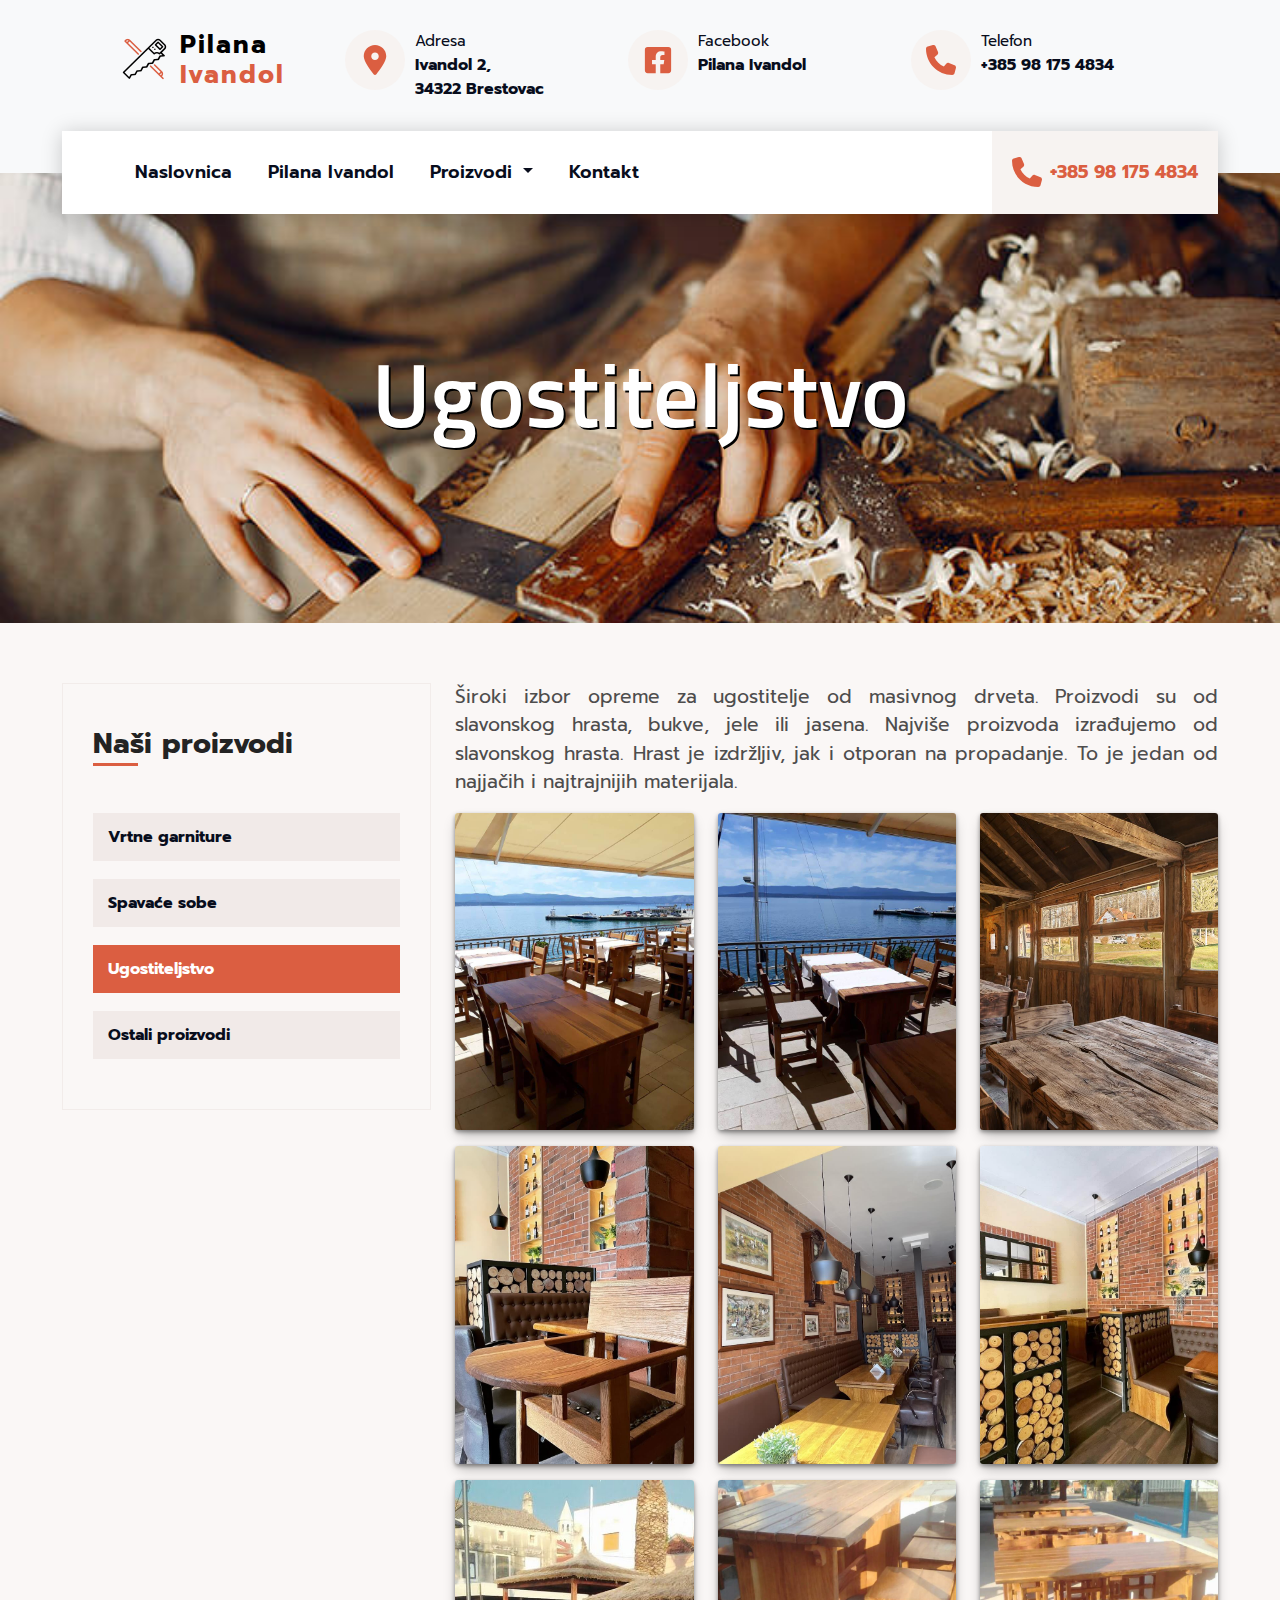
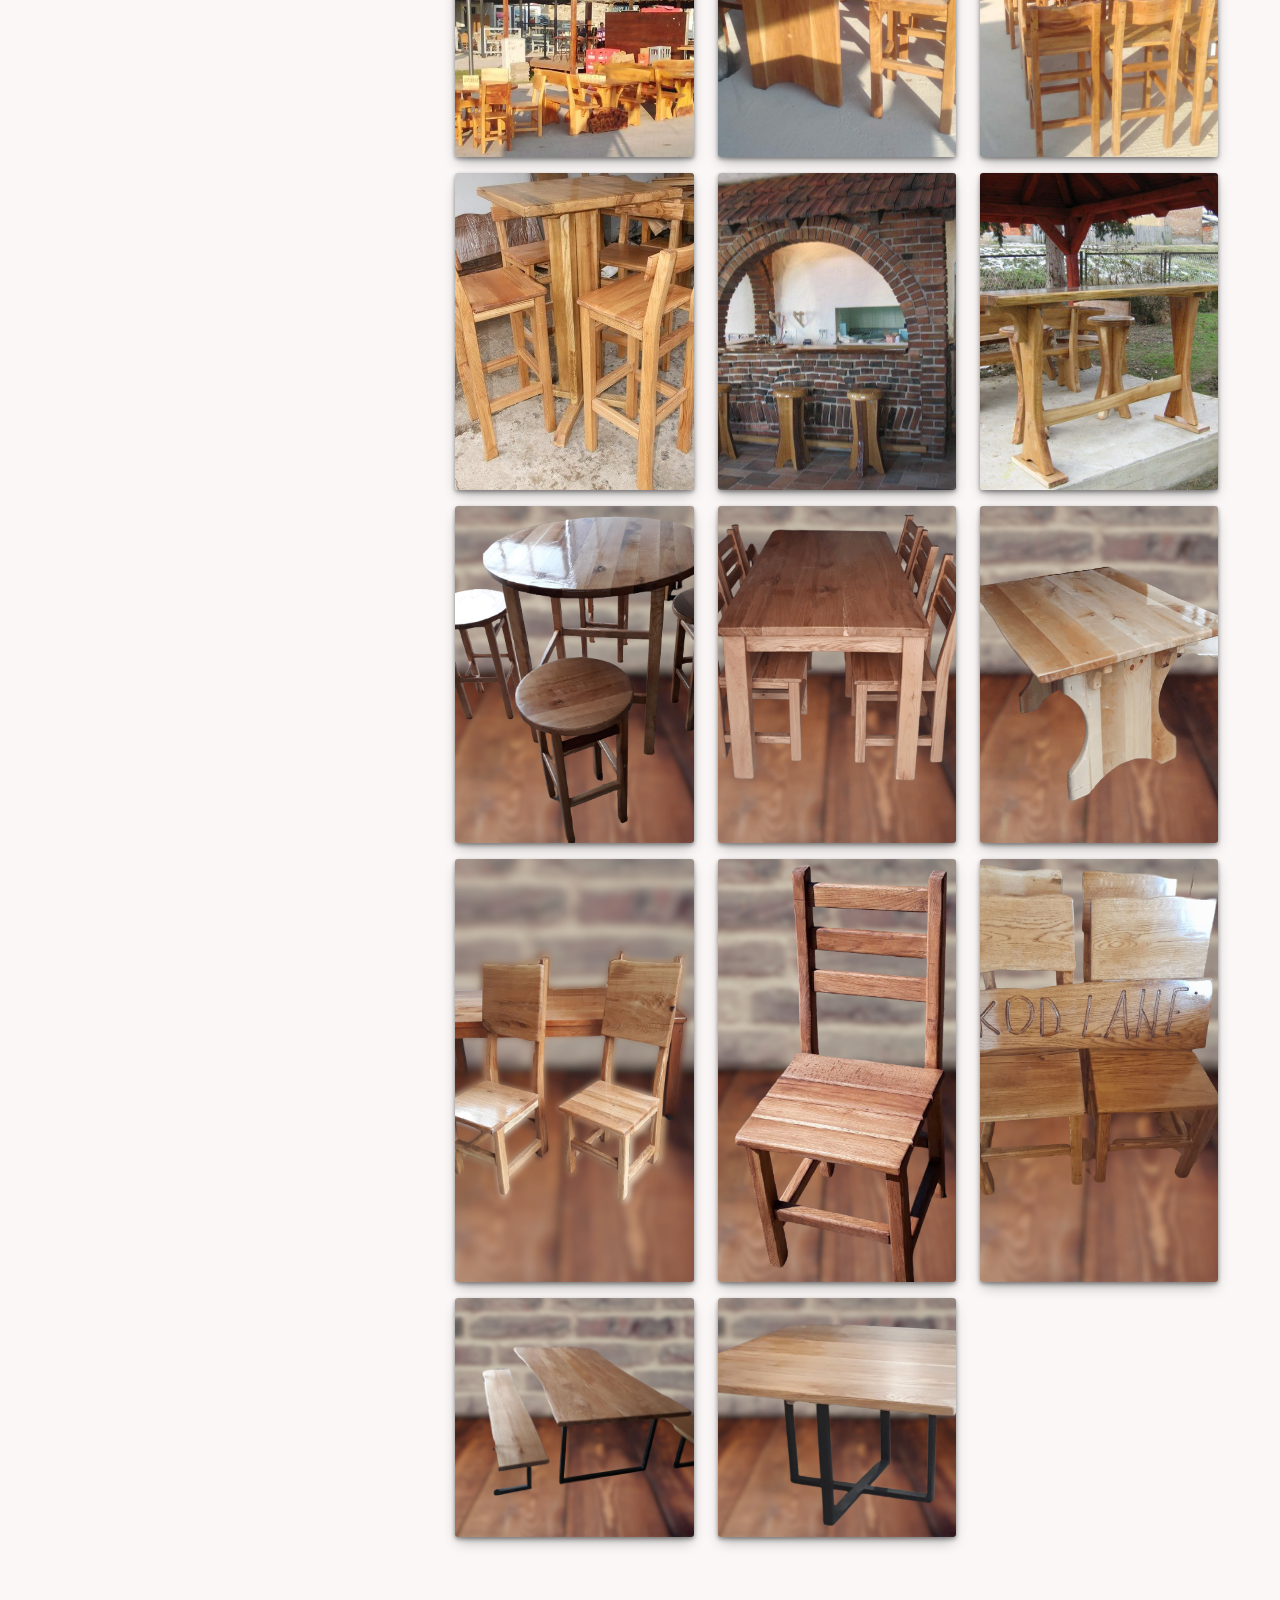
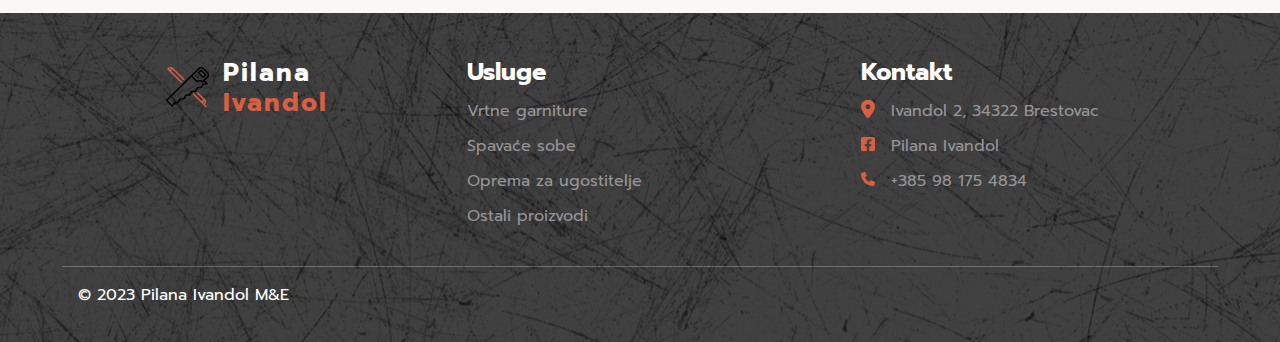
<file: ugostiteljstvo.html>
<!DOCTYPE html>
<html lang="en">

<head>
  <meta charset="UTF-8">
  <meta http-equiv="X-UA-Compatible" content="IE=edge">
  <meta name="viewport" content="width=device-width, initial-scale=1.0">

  <!-- Primary Meta Tags -->
  <title>Ugostiteljstvo - Pilana Ivandol</title>
  <meta name="title" content="Ugostiteljstvo - Pilana Ivandol">
  <meta name="description" content="Izrada masivnih garnitura za ugostiteljske objekte. Dimenzije po mjeri te materijali od slavonskog hrasta, bukve, jele ili jasena. Dostava po cijeloj Hrvatskoj.">

  <script src="https://code.jquery.com/jquery-3.6.0.min.js"
        integrity="sha256-/xUj+3OJU5yExlq6GSYGSHk7tPXikynS7ogEvDej/m4=" crossorigin="anonymous"></script>

  <script src="https://cdn.jsdelivr.net/npm/popper.js@1.12.9/dist/umd/popper.min.js"
        integrity="sha384-ApNbgh9B+Y1QKtv3Rn7W3mgPxhU9K/ScQsAP7hUibX39j7fakFPskvXusvfa0b4Q"
        crossorigin="anonymous"></script>

  <link href="https://cdn.jsdelivr.net/npm/bootstrap@5.2.3/dist/css/bootstrap.min.css" rel="stylesheet">

  <script src="https://cdn.jsdelivr.net/npm/bootstrap@5.2.3/dist/js/bootstrap.bundle.min.js"></script>

  <link rel="preconnect" href="https://fonts.googleapis.com">
  <link rel="preconnect" href="https://fonts.gstatic.com" crossorigin>
  <link href="https://fonts.googleapis.com/css2?family=Prompt:wght@100;300;600&display=swap" rel="stylesheet">
  <link href="https://fonts.googleapis.com/css2?family=Titillium+Web:wght@200;300;600;900&display=swap"
    rel="stylesheet">

  <script type="text/javascript" src="custom.js"></script>
  <link rel="stylesheet" type="text/css" href="style.css">
  <!-- Google tag (gtag.js) -->
  <script async src="https://www.googletagmanager.com/gtag/js?id=G-HJ13RFMSQJ"></script>
  <script>
      window.dataLayer = window.dataLayer || [];
      function gtag() { dataLayer.push(arguments); }
      gtag('js', new Date());

      gtag('config', 'G-HJ13RFMSQJ');
  </script>
</head>

<body>
  <header>
    <div class="container">
      <div class="row w-100">
        <div class="header-inner">
          <div class="col col-lg-3 d-flex justify-content-center">
            <a href="index.html" class="logo-link">
              <img src="src/img/saw.png" class="logo" alt="logo">
              <h4 class="logo-title">Pilana <span class="item-orange d-block">Ivandol</span></h4>
            </a>
          </div>
          <div class="col-lg-3 d-none d-sm-block">
            <div class="header-item d-flex">
              <div class="circle">
                <img src="src/img/location-dot-solid.svg" class="fa-location-dot" alt="location">
              </div>

              <div class="header-item-content d-flex">
                <div class="top-content-item">Adresa</div>
                <div class="top-content fw-bold">Ivandol 2, <br>34322 Brestovac</div>
              </div>
            </div>
          </div>
          <div class="col-lg-3 d-none d-sm-block d-md-none d-lg-block">
            <div class="header-item d-flex">
              <div class="circle">
                <img src="src/img/square-facebook.svg" class="fa-square-facebook" alt="Facebook">
              </div>

              <div class="header-item-content d-flex">
                <div class="top-content-item">Facebook</div>
                <a href="https://www.facebook.com/pilana.ivandol" class="top-content fw-bold">Pilana Ivandol</a>
              </div>
            </div>
          </div>
          <div class="col-lg-3 d-none d-sm-block">
            <div class="header-item d-flex">
              <div class="circle">
                <img src="src/img/phone-solid (1).svg" class="fa-phone" alt="phone number">
              </div>

              <div class="header-item-content d-flex">
                <div class="top-content-item">Telefon</div>
                <div><a href="tel:+385981754834" class="top-content fw-bold">+385 98 175 4834</a></div>
              </div>
            </div>
          </div>
        </div>
      </div>
    </div>
  </header>
  <!-- navbar -->
  <div class="nav-wrapper">
    <div class="container">
      <div class="row">
        <div class="col-12">
          <nav class="navbar navbar-expand-lg">
            <button class="navbar-toggler" type="button" data-bs-toggle="collapse" data-bs-target="#navbarNavAltMarkup"
              aria-controls="navbarNavAltMarkup" aria-expanded="false" aria-label="Toggle navigation">
              <span class="navbar-toggler-icon"></span>
            </button>
            <div class="collapse navbar-collapse" id="navbarNavAltMarkup">
              <div class="navbar-nav">
                <a class="nav-link" aria-current="page" href="index.html">Naslovnica</a>
                <a class="nav-link" href="o-nama.html">Pilana Ivandol</a>
                <!-- <a class="nav-link" href="proizvodi.html">Proizvodi</a> -->
                <li class="nav-item dropdown">
                  <a class="nav-link dropdown-toggle" href="#" role="button" data-bs-toggle="dropdown"
                      aria-expanded="false">
                      Proizvodi
                  </a>
                  <ul class="dropdown-menu">
                    <li><a class="dropdown-item" href="vrtne-garniture.html">Vrtne garniture</a></li>
                    <li><a class="dropdown-item" href="spavace-sobe.html">Spavaće sobe</a></li>
                    <li><a class="dropdown-item" href="ugostiteljstvo.html">Ugostiteljstvo</a></li>
                    <li><a class="dropdown-item" href="ostali-proizvodi.html">Ostali proizvodi</a></li>
                  </ul>
              </li>
                <a class="nav-link me-3" href="kontakt.html">Kontakt</a>
              </div>
            </div>
            <div class="main-menu-right d-none d-sm-flex">
              <img src="src/img/phone-solid (1).svg" class="fa-phone me-2" alt="phone number">
              <a href="tel:+385981754834" class="menu-right-link fw-bold">+385 98 175 4834</a>
            </div>
          </nav>
        </div>
      </div>
    </div>
  </div>
  <section class="hero-simple">
    <div class="hero-img-wrapper">
      <img src="src/img/ugostiteljstvo/pilana_ivandol_01.jpg" class="d-block w-100" alt="proizvodi od drveta">
    </div>
    <div class="hero-content-wrapper">
      <h1>Ugostiteljstvo</h1>
    </div>
  </section>

  <section class="products">
    <div class="container">
      <div class="row flex-column-reverse flex-md-row">
        <div class="col-12 col-md-4 col-lg-4">
          <div class="service-details__service-list-box nav-products">
            <h3 class="fw-bold service-details__title">Naši proizvodi</h3>
            <ul class="service-details__list list-symbol-none list-unstyled">
              <li class="py-1"><a href="vrtne-garniture.html" class="nav-products-element">Vrtne garniture</a></li>
              <li class="py-1"><a href="spavace-sobe.html" class="nav-products-element">Spavaće sobe</a></li>
              <li class="py-1"><a href="ugostiteljstvo.html" class="nav-products-element active">Ugostiteljstvo</a></li>
              <li class="py-1"><a href="ostali-proizvodi.html" class="nav-products-element">Ostali proizvodi</a></li>
            </ul>
          </div>
        </div>
        <div class="col-12 col-md-8 col-lg-8">
          <p class="section-paragraph">Široki izbor opreme za ugostitelje od masivnog drveta. Proizvodi su od slavonskog hrasta, bukve, jele ili jasena. Najviše proizvoda izrađujemo od slavonskog hrasta. Hrast je izdržljiv, jak i otporan na propadanje. To je jedan od najjačih i najtrajnijih materijala. </p>
          <div class="row gallery-wrapper">
            <div class="col-6 col-md-4 col-lg-4 mb-3">
              <div class="image-wrapper">
                <a data-fslightbox href="src/img/ugostiteljstvo/ugostiteljstvo_01.jpg">
                  <img src="src/img/ugostiteljstvo/ugostiteljstvo_01.jpg" class="gallery" loading="lazy" alt="stolovi i stolice za ugostiteljstvo">
                </a>
              </div>
            </div>

            <div class="col-6 col-md-4 col-lg-4 mb-3">
              <div class="image-wrapper">
                <a data-fslightbox href="src/img/ugostiteljstvo/ugostiteljstvo_02.jpg">
                  <img src="src/img/ugostiteljstvo/ugostiteljstvo_02.jpg" loading="lazy" alt="ugostiteljski stolovi i stolice">
                </a>
              </div>
            </div>

            <div class="col-6 col-md-4 col-lg-4 mb-3">
              <div class="image-wrapper">
                <a data-fslightbox href="src/img/ugostiteljstvo/ugostiteljstvo_03.jpg">
                  <img src="src/img/ugostiteljstvo/ugostiteljstvo_03.jpg" loading="lazy" alt="garniture za ugostiteljstvo">
                </a>
              </div>
            </div>

            <div class="col-6 col-md-4 col-lg-4 mb-3">
              <div class="image-wrapper">
                <a data-fslightbox href="src/img/ugostiteljstvo/ugostiteljstvo_04.jpeg">
                  <img src="src/img/ugostiteljstvo/ugostiteljstvo_04.jpeg" loading="lazy" alt="drvene stolice za djecu">
                </a>
              </div>
            </div>

            <div class="col-6 col-md-4 col-lg-4 mb-3">
              <div class="image-wrapper">
                <a data-fslightbox href="src/img/ugostiteljstvo/ugostiteljstvo_05.jpg">
                  <img src="src/img/ugostiteljstvo/ugostiteljstvo_05.jpg" loading="lazy" alt="ugostiteljska oprema">
                </a>
              </div>
            </div>

            <div class="col-6 col-md-4 col-lg-4 mb-3">
              <div class="image-wrapper">
                <a data-fslightbox href="src/img/ugostiteljstvo/ugostiteljstvo_06.jpeg">
                  <img src="src/img/ugostiteljstvo/ugostiteljstvo_06.jpeg" loading="lazy" alt="ograde od drveta">
                </a>
              </div>
            </div>

            <div class="col-6 col-md-4 col-lg-4 mb-3">
              <div class="image-wrapper">
                <a data-fslightbox href="src/img/ugostiteljstvo/ugostiteljstvo_07.jpg">
                  <img src="src/img/ugostiteljstvo/ugostiteljstvo_07.jpg" loading="lazy" alt="vanjske stolice za terase">
                </a>
              </div>
            </div>

            <div class="col-6 col-md-4 col-lg-4 mb-3">
              <div class="image-wrapper">
                <a data-fslightbox href="src/img/ugostiteljstvo/ugostiteljstvo_08.jpg">
                  <img src="src/img/ugostiteljstvo/ugostiteljstvo_08.jpg" loading="lazy" alt="stolovi i stolice za terasu">
                </a>
              </div>
            </div>

            <div class="col-6 col-md-4 col-lg-4 mb-3">
              <div class="image-wrapper">
                <a data-fslightbox href="src/img/ugostiteljstvo/ugostiteljstvo_09.jpg">
                  <img src="src/img/ugostiteljstvo/ugostiteljstvo_09.jpg" loading="lazy" alt="visoki stolovi i stolice za ugostiteljstvo">
                </a>
              </div>
            </div>

            <div class="col-6 col-md-4 col-lg-4 mb-3">
              <div class="image-wrapper">
                <a data-fslightbox href="src/img/ugostiteljstvo/ugostiteljstvo_10.jpg">
                  <img src="src/img/ugostiteljstvo/ugostiteljstvo_10.jpg" loading="lazy" alt="visoki stolovi i stolice za terase">
                </a>
              </div>
            </div>

            <div class="col-6 col-md-4 col-lg-4 mb-3">
              <div class="image-wrapper">
                <a data-fslightbox href="src/img/ugostiteljstvo/ugostiteljstvo_11.jpg">
                  <img src="src/img/ugostiteljstvo/ugostiteljstvo_11.jpg" loading="lazy" alt="barske stolice">
                </a>
              </div>
            </div>

            <div class="col-6 col-md-4 col-lg-4 mb-3">
              <div class="image-wrapper">
                <a data-fslightbox href="src/img/ugostiteljstvo/ugostiteljstvo_12.jpg">
                  <img src="src/img/ugostiteljstvo/ugostiteljstvo_12.jpg" loading="lazy" alt="barski stolovi i stolice">
                </a>
              </div>
            </div>      
            
            <div class="col-6 col-md-4 col-lg-4 mb-3">
              <div class="image-wrapper">
                <a data-fslightbox href="src/img/ugostiteljstvo/ugostiteljstvo_13.png">
                  <img src="src/img/ugostiteljstvo/ugostiteljstvo_13.png" loading="lazy" alt="okrugli stolovi">
                </a>
              </div>
            </div>   

            <div class="col-6 col-md-4 col-lg-4 mb-3">
              <div class="image-wrapper">
                <a data-fslightbox href="src/img/ugostiteljstvo/ugostiteljstvo_14.png">
                  <img src="src/img/ugostiteljstvo/ugostiteljstvo_14.png" loading="lazy" alt="unutarnje stolice i stolovi za ugostiteljstvo">
                </a>
              </div>
            </div>   

            <div class="col-6 col-md-4 col-lg-4 mb-3">
              <div class="image-wrapper">
                <a data-fslightbox href="src/img/ugostiteljstvo/ugostiteljstvo_15.png">
                  <img src="src/img/ugostiteljstvo/ugostiteljstvo_15.png" loading="lazy" alt="izrada drvenih masivnih stolova za restorane">
                </a>
              </div>
            </div>   

            <div class="col-6 col-md-4 col-lg-4 mb-3">
              <div class="image-wrapper">
                <a data-fslightbox href="src/img/ugostiteljstvo/ugostiteljstvo_16.png">
                  <img src="src/img/ugostiteljstvo/ugostiteljstvo_16.png" loading="lazy" alt="stolovi i stolice za restorane">
                </a>
              </div>
            </div>   

            <div class="col-6 col-md-4 col-lg-4 mb-3">
              <div class="image-wrapper">
                <a data-fslightbox href="src/img/ugostiteljstvo/ugostiteljstvo_17.png">
                  <img src="src/img/ugostiteljstvo/ugostiteljstvo_17.png" loading="lazy" alt="stolice od masivnog drveta">
                </a>
              </div>
            </div>   

            <div class="col-6 col-md-4 col-lg-4 mb-3">
              <div class="image-wrapper">
                <a data-fslightbox href="src/img/ugostiteljstvo/ugostiteljstvo_18.png">
                  <img src="src/img/ugostiteljstvo/ugostiteljstvo_18.png" loading="lazy" alt="oprema za ugostitelje">
                </a>
              </div>
            </div>   

            <div class="col-6 col-md-4 col-lg-4 mb-3">
              <div class="image-wrapper">
                <a data-fslightbox href="src/img/ugostiteljstvo/ugostiteljstvo_19.png">
                  <img src="src/img/ugostiteljstvo/ugostiteljstvo_19.png" loading="lazy" alt="industrijski blagovaonski stol i klupe">
                </a>
              </div>
            </div>   

            <div class="col-6 col-md-4 col-lg-4 mb-3">
              <div class="image-wrapper">
                <a data-fslightbox href="src/img/ugostiteljstvo/ugostiteljstvo_20.png">
                  <img src="src/img/ugostiteljstvo/ugostiteljstvo_20.png" loading="lazy" alt="industrijski dizajn stolovi">
                </a>
              </div>
            </div>   

          </div>
        </div>
      </div>
    </div>
  </section>
  
  <footer>
    <div class="footer-inner">
      <div class="container">
        <div class="row">
          <div class="col-12 col-md-12 mb-3 col-lg-4">
            <div class="logo-wrapper d-flex justify-content-center">
              <img src="src/img/saw.png" class="logo" alt="logo">
              <h4 class="logo-title">Pilana <span class="item-orange d-block">Ivandol</span></h4>
            </div>
          </div>
          <div class="col-12 col-md-6 mb-3 col-lg-4 px-4">
            <h4 class="fw-bold">Usluge</h4>
            <a href="vrtne-garniture.html" class="footer-item">Vrtne garniture</a>
            <a href="spavace-sobe.html" class="footer-item">Spavaće sobe</a>
            <a href="ugostiteljstvo.html" class="footer-item">Oprema za ugostitelje</a>
            <a href="ostali-proizvodi.html" class="footer-item">Ostali proizvodi</a>
          </div>

          <div class="col-12 col-md-6 col-lg-4 px-4">
            <h4 class="fw-bold">Kontakt</h4>
            <div class="footer-item"><img src="src/img/location-dot-solid.svg" class="fa-location-dot pe-3"
                alt="location">Ivandol 2, 34322 Brestovac</div>
            <div class="footer-item"><a href="https://www.facebook.com/pilana.ivandol" class="footer-item"><img
                  src="src/img/square-facebook.svg" class="fa-square-facebook pe-3" alt="Facebook">Pilana Ivandol</a>
            </div>
            <div>
              <a href="tel:+385981754834" class="footer-item"><img src="src/img/phone-solid (1).svg"
                  class="fa-phone pe-3" alt="phone number">+385 98 175 4834</a>
            </div>
          </div>
        </div>
        <hr>
        <span class="footer-inner px-3">&#169; 2023 Pilana Ivandol M&E</span>
      </div>
    </div>
  </footer>

  <script type="text/javascript" src="fslightbox.js"></script>
</body>

</html>
</file>
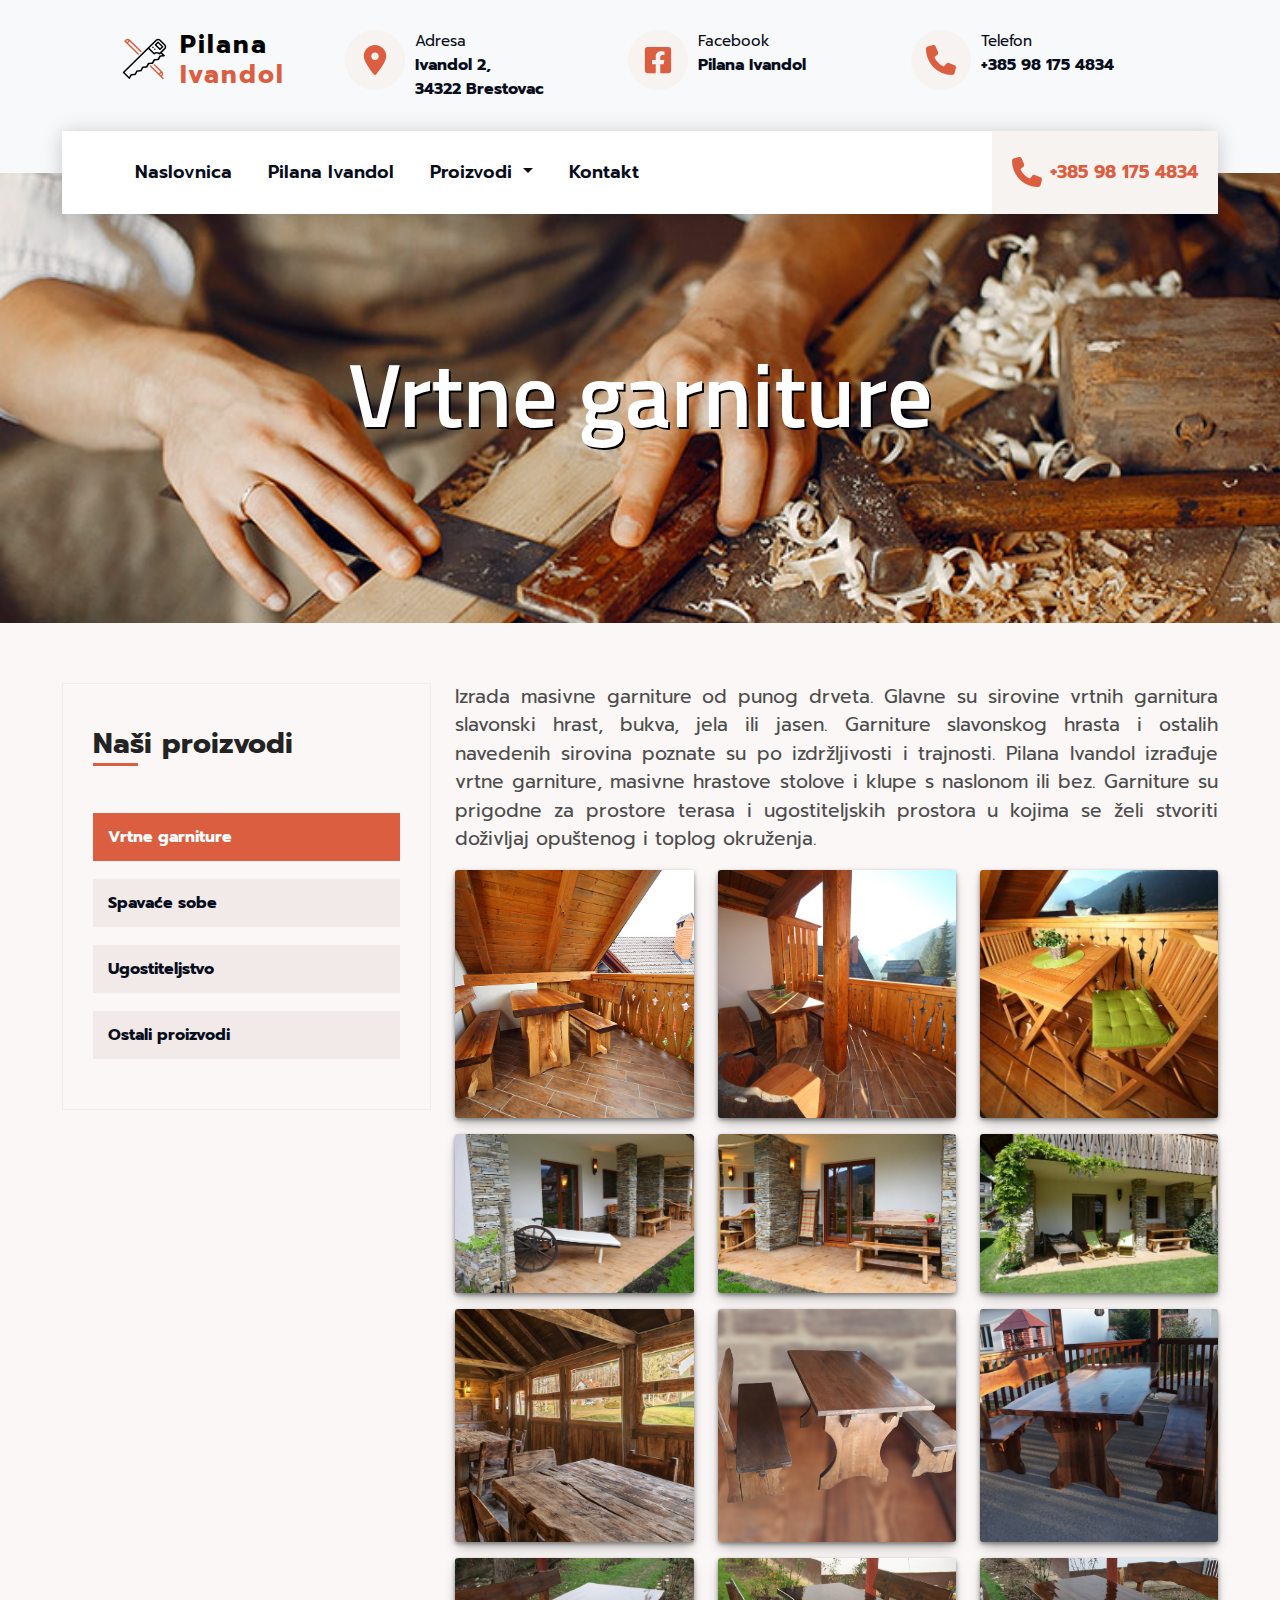
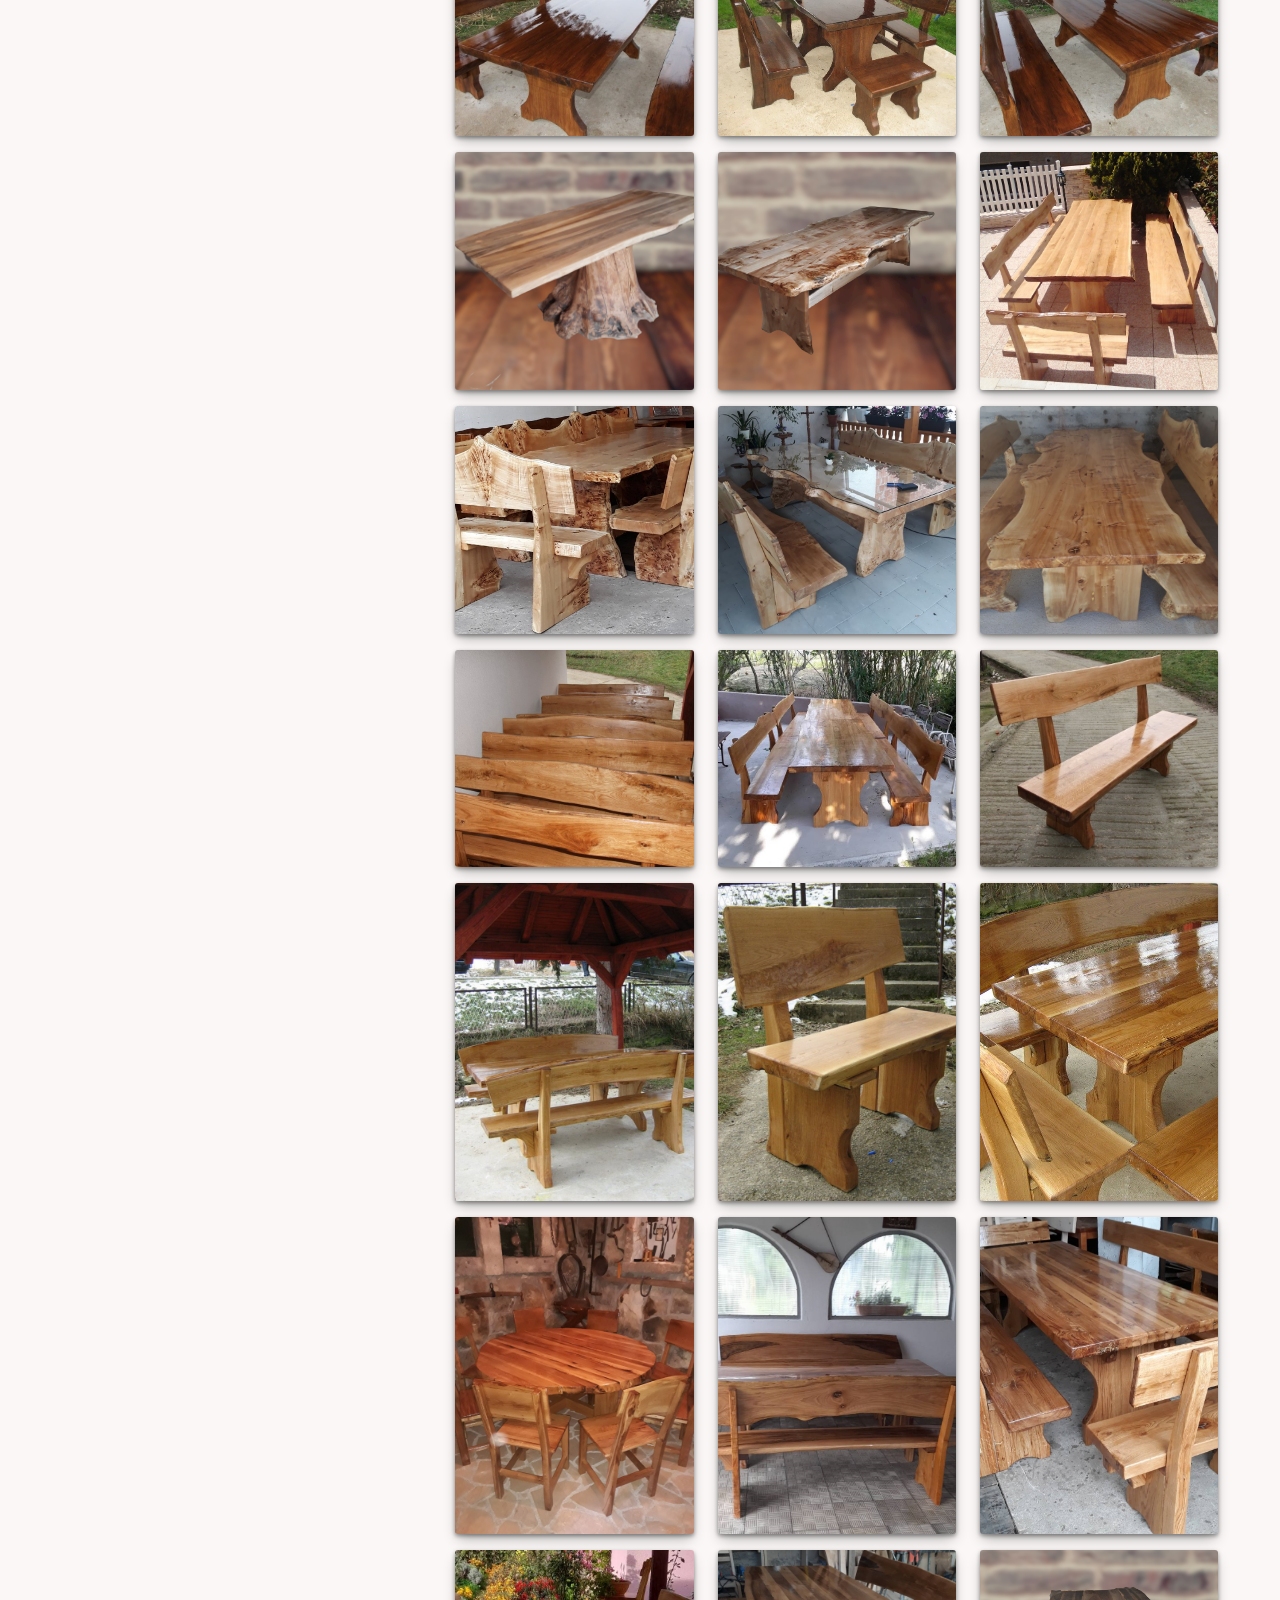
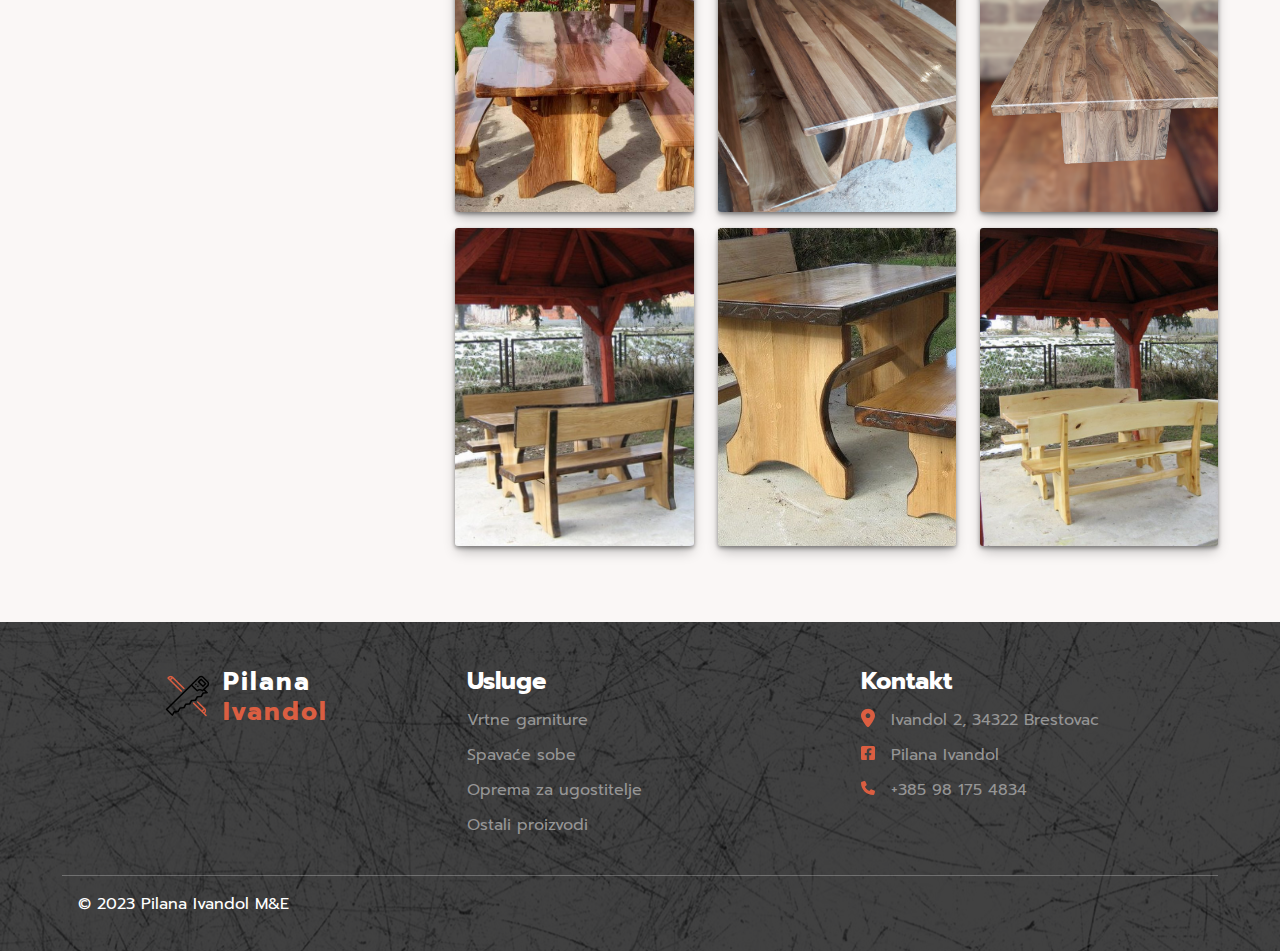
<file: vrtne-garniture.html>
<!DOCTYPE html>
<html lang="en">

<head>
  <meta charset="UTF-8">
  <meta http-equiv="X-UA-Compatible" content="IE=edge">
  <meta name="viewport" content="width=device-width, initial-scale=1.0">

  <!-- Primary Meta Tags -->
  <title>Vrtne garniture - Pilana Ivandol</title>
  <meta name="title" content="Vrtne garniture - Pilana Ivandol">
  <meta name="description" content="Izrada masivnih vrtnih garnitura od punog drveta. Dimenzije po mjeri te materijali od slavonskog hrasta, bukve, jele ili jasena. Dostava po cijeloj Hrvatskoj.">

  <script src="https://code.jquery.com/jquery-3.6.0.min.js"
        integrity="sha256-/xUj+3OJU5yExlq6GSYGSHk7tPXikynS7ogEvDej/m4=" crossorigin="anonymous"></script>

  <script src="https://cdn.jsdelivr.net/npm/popper.js@1.12.9/dist/umd/popper.min.js"
        integrity="sha384-ApNbgh9B+Y1QKtv3Rn7W3mgPxhU9K/ScQsAP7hUibX39j7fakFPskvXusvfa0b4Q"
        crossorigin="anonymous"></script>

  <link href="https://cdn.jsdelivr.net/npm/bootstrap@5.2.3/dist/css/bootstrap.min.css" rel="stylesheet">

  <script src="https://cdn.jsdelivr.net/npm/bootstrap@5.2.3/dist/js/bootstrap.bundle.min.js"></script>


  <link rel="preconnect" href="https://fonts.googleapis.com">
  <link rel="preconnect" href="https://fonts.gstatic.com" crossorigin>
  <link href="https://fonts.googleapis.com/css2?family=Prompt:wght@100;300;600&display=swap" rel="stylesheet">
  <link href="https://fonts.googleapis.com/css2?family=Titillium+Web:wght@200;300;600;900&display=swap"
    rel="stylesheet">

  <script type="text/javascript" src="custom.js"></script>
  <link rel="stylesheet" type="text/css" href="style.css">
  <!-- Google tag (gtag.js) -->
  <script async src="https://www.googletagmanager.com/gtag/js?id=G-HJ13RFMSQJ"></script>
  <script>
      window.dataLayer = window.dataLayer || [];
      function gtag() { dataLayer.push(arguments); }
      gtag('js', new Date());

      gtag('config', 'G-HJ13RFMSQJ');
  </script>
</head>

<body>
  <header>
    <div class="container">
      <div class="row w-100">
        <div class="header-inner">
          <div class="col col-lg-3 d-flex justify-content-center">
            <a href="index.html" class="logo-link">
              <img src="src/img/saw.png" class="logo" alt="logo">
              <h4 class="logo-title">Pilana <span class="item-orange d-block">Ivandol</span></h4>
            </a>
          </div>
          <div class="col-lg-3 d-none d-sm-block">
            <div class="header-item d-flex">
              <div class="circle">
                <img src="src/img/location-dot-solid.svg" class="fa-location-dot" alt="location">
              </div>

              <div class="header-item-content d-flex">
                <div class="top-content-item">Adresa</div>
                <div class="top-content fw-bold">Ivandol 2, <br>34322 Brestovac</div>
              </div>
            </div>
          </div>
          <div class="col-lg-3 d-none d-sm-block d-md-none d-lg-block">
            <div class="header-item d-flex">
              <div class="circle">
                <img src="src/img/square-facebook.svg" class="fa-square-facebook" alt="Facebook">
              </div>

              <div class="header-item-content d-flex">
                <div class="top-content-item">Facebook</div>
                <a href="https://www.facebook.com/pilana.ivandol" class="top-content fw-bold">Pilana Ivandol</a>
              </div>
            </div>
          </div>
          <div class="col-lg-3 d-none d-sm-block">
            <div class="header-item d-flex">
              <div class="circle">
                <img src="src/img/phone-solid (1).svg" class="fa-phone" alt="phone number">
              </div>

              <div class="header-item-content d-flex">
                <div class="top-content-item">Telefon</div>
                <div><a href="tel:+385981754834" class="top-content fw-bold">+385 98 175 4834</a></div>
              </div>
            </div>
          </div>
        </div>
      </div>
    </div>
  </header>
  <!-- navbar -->
  <div class="nav-wrapper">
    <div class="container">
      <div class="row">
        <div class="col-12">
          <nav class="navbar navbar-expand-lg">
            <button class="navbar-toggler" type="button" data-bs-toggle="collapse" data-bs-target="#navbarNavAltMarkup"
              aria-controls="navbarNavAltMarkup" aria-expanded="false" aria-label="Toggle navigation">
              <span class="navbar-toggler-icon"></span>
            </button>
            <div class="collapse navbar-collapse" id="navbarNavAltMarkup">
              <div class="navbar-nav">
                <a class="nav-link" aria-current="page" href="index.html">Naslovnica</a>
                <a class="nav-link" href="o-nama.html">Pilana Ivandol</a>
                <!-- <a class="nav-link" href="proizvodi.html">Proizvodi</a> -->
                <li class="nav-item dropdown">
                  <a class="nav-link dropdown-toggle" href="#" role="button" data-bs-toggle="dropdown"
                      aria-expanded="false">
                      Proizvodi
                  </a>
                  <ul class="dropdown-menu">
                      <li><a class="dropdown-item" href="vrtne-garniture.html">Vrtne garniture</a></li>
                      <li><a class="dropdown-item" href="spavace-sobe.html">Spavaće sobe</a></li>
                      <li><a class="dropdown-item" href="ugostiteljstvo.html">Ugostiteljstvo</a></li>
                      <li><a class="dropdown-item" href="ostali-proizvodi.html">Ostali proizvodi</a></li>
                  </ul>
              </li>
                <a class="nav-link me-3" href="kontakt.html">Kontakt</a>
              </div>
            </div>
            <div class="main-menu-right d-none d-sm-flex">
              <img src="src/img/phone-solid (1).svg" class="fa-phone me-2" alt="phone number">
              <a href="tel:+385981754834" class="menu-right-link fw-bold">+385 98 175 4834</a>
            </div>
          </nav>
        </div>
      </div>
    </div>
  </div>
  <section class="hero-simple">
    <div class="hero-img-wrapper">
      <img src="src/img/vrtne_garniture/pilana_ivandol_01.jpg" class="d-block w-100" alt="proizvodi od drveta">
    </div>
    <div class="hero-content-wrapper">
      <h1>Vrtne garniture</h1>
    </div>
  </section>

  <section class="products">
    <div class="container">
      <div class="row flex-column-reverse flex-md-row">
        <div class="col-12 col-md-4 col-lg-4">
          <div class="service-details__service-list-box nav-products">
            <h3 class="fw-bold service-details__title">Naši proizvodi</h3>
            <ul class="service-details__list list-symbol-none list-unstyled">
              <li class="py-1"><a href="vrtne-garniture.html" class="nav-products-element active">Vrtne garniture</a></li>
              <li class="py-1"><a href="spavace-sobe.html" class="nav-products-element">Spavaće sobe</a></li>
              <li class="py-1"><a href="ugostiteljstvo.html" class="nav-products-element">Ugostiteljstvo</a></li>
              <li class="py-1"><a href="ostali-proizvodi.html" class="nav-products-element">Ostali proizvodi</a></li>
            </ul>
          </div>
        </div>

        <div class="col-12 col-md-8 col-lg-8">
          <p class="section-paragraph">Izrada masivne garniture od punog drveta. Glavne su sirovine vrtnih garnitura slavonski hrast, bukva, jela ili jasen. Garniture slavonskog hrasta i ostalih navedenih sirovina poznate su po izdržljivosti i trajnosti. Pilana Ivandol izrađuje vrtne garniture, masivne hrastove stolove i klupe s naslonom ili bez. Garniture su prigodne za prostore terasa i ugostiteljskih prostora u kojima se želi stvoriti doživljaj opuštenog i toplog okruženja.</p>

          <div class="row gallery-wrapper">
            <div class="col-6 col-md-4 col-lg-4 mb-3">
              <div class="image-wrapper">
                <a data-fslightbox href="src/img/vrtne_garniture/vrtna_garnitura_01.jpg">
                  <img src="src/img/vrtne_garniture/vrtna_garnitura_01.jpg" loading="lazy" alt="male balkonske garniture">
                </a>
              </div>
            </div>

            <div class="col-6 col-md-4 col-lg-4 mb-3">
              <div class="image-wrapper">
                <a data-fslightbox href="src/img/vrtne_garniture/vrtna_garnitura_02.jpg">
                  <img src="src/img/vrtne_garniture/vrtna_garnitura_02.jpg" loading="lazy" alt="vrtne garniture za apartmane">
                </a>
              </div>
            </div>

            <div class="col-6 col-md-4 col-lg-4 mb-3">
              <div class="image-wrapper">
                <a data-fslightbox href="src/img/vrtne_garniture/vrtna_garnitura_03.jpg">
                  <img src="src/img/vrtne_garniture/vrtna_garnitura_03.jpg" loading="lazy" alt="stolovi i stolice od drveta">
                </a>
              </div>
            </div>

            <div class="col-6 col-md-4 col-lg-4 mb-3">
              <div class="image-wrapper">
                <a data-fslightbox href="src/img/vrtne_garniture/vrtna_garnitura_04.jpg">
                  <img src="src/img/vrtne_garniture/vrtna_garnitura_04.jpg" loading="lazy" alt="vrtne garniture od masivnog drveta">
                </a>
              </div>
            </div>

            <div class="col-6 col-md-4 col-lg-4 mb-3">
              <div class="image-wrapper">
                <a data-fslightbox href="src/img/vrtne_garniture/vrtna_garnitura_05.jpg">
                  <img src="src/img/vrtne_garniture/vrtna_garnitura_05.jpg" loading="lazy" alt="stolovi i klupe">
                </a>
              </div>
            </div>

            <div class="col-6 col-md-4 col-lg-4 mb-3">
              <div class="image-wrapper">
                <a data-fslightbox href="src/img/vrtne_garniture/vrtna_garnitura_06.jpg">
                  <img src="src/img/vrtne_garniture/vrtna_garnitura_06.jpg" loading="lazy" alt="drveni stolovi i klupe">
                </a>
              </div>
            </div>

            <div class="col-6 col-md-4 col-lg-4 mb-3">
              <div class="image-wrapper">
                <a data-fslightbox href="src/img/vrtne_garniture/vrtna_garnitura_07.jpg">
                  <img src="src/img/vrtne_garniture/vrtna_garnitura_07.jpg" loading="lazy" alt="vrtne garniture od masivnog drveta">
                </a>
              </div>
            </div>

            <div class="col-6 col-md-4 col-lg-4 mb-3">
              <div class="image-wrapper">
                <a data-fslightbox href="src/img/vrtne_garniture/vrtna_garnitura_08.png">
                  <img src="src/img/vrtne_garniture/vrtna_garnitura_08.png" loading="lazy" alt="masivni drveni stolovi">
                </a>
              </div>
            </div>

            <div class="col-6 col-md-4 col-lg-4 mb-3">
              <div class="image-wrapper">
                <a data-fslightbox href="src/img/vrtne_garniture/vrtna_garnitura_09.jpg">
                  <img src="src/img/vrtne_garniture/vrtna_garnitura_09.jpg" loading="lazy" alt="masivni drveni stol i klupe">
                </a>
              </div>
            </div>

            <div class="col-6 col-md-4 col-lg-4 mb-3">
              <div class="image-wrapper">
                <a data-fslightbox href="src/img/vrtne_garniture/vrtna_garnitura_10.jpg">
                  <img src="src/img/vrtne_garniture/vrtna_garnitura_10.jpg" loading="lazy" alt="masivni stol i klupe">
                </a>
              </div>
            </div>

            <div class="col-6 col-md-4 col-lg-4 mb-3">
              <div class="image-wrapper">
                <a data-fslightbox href="src/img/vrtne_garniture/vrtna_garnitura_11.jpg">
                  <img src="src/img/vrtne_garniture/vrtna_garnitura_11.jpg" loading="lazy" alt="masivni drveni stol i klupe">
                </a>
              </div>
            </div>

            <div class="col-6 col-md-4 col-lg-4 mb-3">
              <div class="image-wrapper">
                <a data-fslightbox href="src/img/vrtne_garniture/vrtna_garnitura_12.jpg">
                  <img src="src/img/vrtne_garniture/vrtna_garnitura_12.jpg" loading="lazy" alt="drvene klupe i stol za vrt">
                </a>
              </div>
            </div>

            <div class="col-6 col-md-4 col-lg-4 mb-3">
              <div class="image-wrapper">
                <a data-fslightbox href="src/img/vrtne_garniture/vrtna_garnitura_13.png">
                  <img src="src/img/vrtne_garniture/vrtna_garnitura_13.png" loading="lazy" alt="izrada drvenih stolova">
                </a>
              </div>
            </div>  
            
            <div class="col-6 col-md-4 col-lg-4 mb-3">
              <div class="image-wrapper">
                <a data-fslightbox href="src/img/vrtne_garniture/vrtna_garnitura_14.png">
                  <img src="src/img/vrtne_garniture/vrtna_garnitura_14.png" loading="lazy" alt="stol od masivnog drveta">
                </a>
              </div>
            </div>

            <div class="col-6 col-md-4 col-lg-4 mb-3">
              <div class="image-wrapper">
                <a data-fslightbox href="src/img/vrtne_garniture/vrtna_garnitura_15.jpg">
                  <img src="src/img/vrtne_garniture/vrtna_garnitura_15.jpg" loading="lazy" alt="izrada drvenih stolova i klupa">
                </a>
              </div>
            </div>

            <div class="col-6 col-md-4 col-lg-4 mb-3">
              <div class="image-wrapper">
                <a data-fslightbox href="src/img/vrtne_garniture/vrtna_garnitura_16.jpg">
                  <img src="src/img/vrtne_garniture/vrtna_garnitura_16.jpg" loading="lazy" alt="masivni stolovi i klupe">
                </a>
              </div>
            </div>
 
            <div class="col-6 col-md-4 col-lg-4 mb-3">
              <div class="image-wrapper">
                <a data-fslightbox href="src/img/vrtne_garniture/vrtna_garnitura_17.jpg">
                  <img src="src/img/vrtne_garniture/vrtna_garnitura_17.jpg" loading="lazy" alt="masivne garniture za vrt sa staklom">
                </a>
              </div>
            </div>

            <div class="col-6 col-md-4 col-lg-4 mb-3">
              <div class="image-wrapper">
                <a data-fslightbox href="src/img/vrtne_garniture/vrtna_garnitura_18.jpg">
                  <img src="src/img/vrtne_garniture/vrtna_garnitura_18.jpg" loading="lazy" alt="vrtna garnitura masivno drvo">
                </a>
              </div>
            </div>

            <div class="col-6 col-md-4 col-lg-4 mb-3">
              <div class="image-wrapper">
                <a data-fslightbox href="src/img/vrtne_garniture/vrtna_garnitura_19.jpg">
                  <img src="src/img/vrtne_garniture/vrtna_garnitura_19.jpg" loading="lazy" alt="drvene klupe">
                </a>
              </div>
            </div>

             <div class="col-6 col-md-4 col-lg-4 mb-3">
              <div class="image-wrapper">
                <a data-fslightbox href="src/img/vrtne_garniture/vrtna_garnitura_20.jpg">
                  <img src="src/img/vrtne_garniture/vrtna_garnitura_20.jpg" loading="lazy" alt="izrada vrtnih garnitura">
                </a>
              </div>
            </div>

            <div class="col-6 col-md-4 col-lg-4 mb-3">
              <div class="image-wrapper">
                <a data-fslightbox href="src/img/vrtne_garniture/vrtna_garnitura_21.jpg">
                  <img src="src/img/vrtne_garniture/vrtna_garnitura_21.jpg" loading="lazy" alt="klupa od punog drveta">
                </a>
              </div>
            </div>

            <div class="col-6 col-md-4 col-lg-4 mb-3">
              <div class="image-wrapper">
                <a data-fslightbox href="src/img/vrtne_garniture/vrtna_garnitura_22.jpg">
                  <img src="src/img/vrtne_garniture/vrtna_garnitura_22.jpg" loading="lazy" alt="masivno drvo vrtna garnitura">
                </a>
              </div>
            </div>

            <div class="col-6 col-md-4 col-lg-4 mb-3">
              <div class="image-wrapper">
                <a data-fslightbox href="src/img/vrtne_garniture/vrtna_garnitura_23.jpg">
                  <img src="src/img/vrtne_garniture/vrtna_garnitura_23.jpg" loading="lazy" alt="vrtna klupa">
                </a>
              </div>
            </div>

            <div class="col-6 col-md-4 col-lg-4 mb-3">
              <div class="image-wrapper">
                <a data-fslightbox href="src/img/vrtne_garniture/vrtna_garnitura_24.jpg">
                  <img src="src/img/vrtne_garniture/vrtna_garnitura_24.jpg" loading="lazy" alt="drvene klupe i stolovi">
                </a>
              </div>
            </div>

            <div class="col-6 col-md-4 col-lg-4 mb-3">
              <div class="image-wrapper">
                <a data-fslightbox href="src/img/vrtne_garniture/vrtna_garnitura_25.jpg">
                  <img src="src/img/vrtne_garniture/vrtna_garnitura_25.jpg" loading="lazy" alt="okrugli stolovi od masivnog drveta">
                </a>
              </div>
            </div>

            <div class="col-6 col-md-4 col-lg-4 mb-3">
              <div class="image-wrapper">
                <a data-fslightbox href="src/img/vrtne_garniture/vrtna_garnitura_26.jpg">
                  <img src="src/img/vrtne_garniture/vrtna_garnitura_26.jpg" loading="lazy" alt="garniture od punog drveta">
                </a>
              </div>
            </div>

            <div class="col-6 col-md-4 col-lg-4 mb-3">
              <div class="image-wrapper">
                <a data-fslightbox href="src/img/vrtne_garniture/vrtna_garnitura_27.jpg">
                  <img src="src/img/vrtne_garniture/vrtna_garnitura_27.jpg" loading="lazy" alt="drvene klupe i stolovi za vrt">
                </a>
              </div>
            </div>

            <div class="col-6 col-md-4 col-lg-4 mb-3">
              <div class="image-wrapper">
                <a data-fslightbox href="src/img/vrtne_garniture/vrtna_garnitura_28.jpg">
                  <img src="src/img/vrtne_garniture/vrtna_garnitura_28.jpg" loading="lazy" alt="vrtne garniture od punog drveta">
                </a>
              </div>
            </div>

            <div class="col-6 col-md-4 col-lg-4 mb-3">
              <div class="image-wrapper">
                <a data-fslightbox href="src/img/vrtne_garniture/vrtna_garnitura_29.jpg">
                  <img src="src/img/vrtne_garniture/vrtna_garnitura_29.jpg" loading="lazy" alt="izrada masivnih stolova i klupa">
                </a>
              </div>
            </div>

            <div class="col-6 col-md-4 col-lg-4 mb-3">
              <div class="image-wrapper">
                <a data-fslightbox href="src/img/vrtne_garniture/vrtna_garnitura_30.png">
                  <img src="src/img/vrtne_garniture/vrtna_garnitura_30.png" loading="lazy" alt="masivni drveni stol">
                </a>
              </div>
            </div>     

            <div class="col-6 col-md-4 col-lg-4 mb-3">
              <div class="image-wrapper">
                <a data-fslightbox href="src/img/vrtne_garniture/vrtna_garnitura_31.jpg">
                  <img src="src/img/vrtne_garniture/vrtna_garnitura_31.jpg" loading="lazy" alt="vrtna garnitura od masivnog drveta">
                </a>
              </div>
            </div>

            <div class="col-6 col-md-4 col-lg-4 mb-3">
              <div class="image-wrapper">
                <a data-fslightbox href="src/img/vrtne_garniture/vrtna_garnitura_32.jpg">
                  <img src="src/img/vrtne_garniture/vrtna_garnitura_32.jpg" loading="lazy" alt="masivne vrtne garniture">
                </a>
              </div>
            </div>

            <div class="col-6 col-md-4 col-lg-4 mb-3">
              <div class="image-wrapper">
                <a data-fslightbox href="src/img/vrtne_garniture/vrtna_garnitura_33.jpg">
                  <img src="src/img/vrtne_garniture/vrtna_garnitura_33.jpg" loading="lazy" alt="izrada drvenih vrtnih garnitura">
                </a>
              </div>
            </div>

          </div>
        </div>
      </div>
    </div>
  </section>
  
  <footer>
    <div class="footer-inner">
      <div class="container">
        <div class="row">
          <div class="col-12 col-md-12 mb-3 col-lg-4">
            <div class="logo-wrapper d-flex justify-content-center">
              <img src="src/img/saw.png" class="logo" alt="logo">
              <h4 class="logo-title">Pilana <span class="item-orange d-block">Ivandol</span></h4>
            </div>
          </div>
          <div class="ccol-12 col-md-6 mb-3 col-lg-4 px-4">
            <h4 class="fw-bold">Usluge</h4>
            <a href="vrtne-garniture.html" class="footer-item">Vrtne garniture</a>
            <a href="spavace-sobe.html" class="footer-item">Spavaće sobe</a>
            <a href="ugostiteljstvo.html" class="footer-item">Oprema za ugostitelje</a>
            <a href="ostali-proizvodi.html" class="footer-item">Ostali proizvodi</a>
          </div>

          <div class="col-12 col-md-6 mb-3 col-lg-4 px-4">
            <h4 class="fw-bold">Kontakt</h4>
            <div class="footer-item"><img src="src/img/location-dot-solid.svg" class="fa-location-dot pe-3"
                alt="location">Ivandol 2, 34322 Brestovac</div>
            <div class="footer-item"><a href="https://www.facebook.com/pilana.ivandol" class="footer-item"><img
                  src="src/img/square-facebook.svg" class="fa-square-facebook pe-3" alt="Facebook">Pilana Ivandol</a>
            </div>
            <div>
              <a href="tel:+385981754834" class="footer-item"><img src="src/img/phone-solid (1).svg"
                  class="fa-phone pe-3" alt="phone number">+385 98 175 4834</a>
            </div>
          </div>
        </div>
        <hr>
        <span class="footer-inner px-3">&#169; 2023 Pilana Ivandol M&E</span>
      </div>
    </div>
  </footer>

  <script type="text/javascript" src="fslightbox.js"></script>
</body>

</html>
</file>
<file: style.css>
body {
    font-family: 'Prompt', sans-serif;
    background-color: #faf7f6;
    color: #232323;
}

#cursor {
    position: fixed;
    top: -5px;
    left: -5px;
    width: 10px;
    height: 10px;
    background-color: white;
    border-radius: 50%;
    pointer-events: none;
    z-index: 999;
  }
  
  #cursor-border {
    --size: 50px;
    position: fixed;
    top: calc(var(--size) / -2);
    left: calc(var(--size) / -2);
    width: var(--size);
    height: var(--size);
    border-radius: 50%;
    box-shadow: 0 0 0 1px white;
    pointer-events: none;
    transition: top 0.15s ease-out, left 0.15s ease-out, width 0.15s ease-out,
      height 0.15s ease-out, background-color 0.15s ease-out;
    z-index: 999;
  }

/* main-header */

.container {
    max-width: 1180px;
    margin: 0 auto;
}

.header-inner {
    display: flex;
    justify-content: space-between;
    align-items: center;
    width: 100%;
}

header {
    background-color: #F8F9FA;
    padding: 15px 0;
}

.logo-link {
    display: flex;
}

.logo-link, .logo-link:hover {
    color: #000000;
}

.logo {
    height: 53px;
    padding-right: 10px;
}

.logo-title {
    font-weight: bold;
    font-size: 25px;
    letter-spacing: 2px;
}

.item-orange {
    color: #db5e41;
}

.circle {
    width: 60px;
    height: 60px;
    border-radius: 50%;
    background-color: #F7F3F1;
    display: flex;
    justify-content: center;
    align-items: center;
    margin-right: 10px;
}

.fa-location-dot,
.fa-square-facebook,
.fa-phone, .fa-envelope {
    width: 30px;
    height: 30px;
}

.top-content-item {
    font-size: 15px;
    color: #080d1c;
}

.top-contact {
    font-size: 16px;
    color: #080d1c;
}

.top-content {
    font-size: 16px;
    color: #080d1c;
    line-height: 24px;
    display: block;
}

a {
    text-decoration: none;
}

a:hover {
    text-decoration: none;
    color: #db5e41;
}

.header-item {
    align-items: center;
}

.header-item-content {
    flex-direction: column;
    align-items: flex-start;
}

/* navbar */
.nav-wrapper {
    margin-bottom: -41px;
    background-color: #F8F9FA;
}

.navbar {
    background-color: #ffffff;
    width: 100%;
    z-index: 1100;
    padding: 20px 20px;
    box-shadow: 0 2px 20px 0 rgba(0, 0, 0, .2);
}

.navbar-nav a:hover {
    color: #db5e41;
}

.navbar-nav a.active {
    color: #db5e41;
}

.nav-link {
    color: #080d1c;
    font-size: 18px;
    font-family: 'Prompt', sans-serif;
    font-weight: 600;
}

.dropdown-item:active {
    background-color: #d3a397e0;
}

.dropdown-menu.show {
    border: #f2ecea solid 1px;
    box-shadow: rgb(0 0 0 / 15%) 0px 5px 15px;
}
.main-menu-right {
    background-color: #f7f3f1;
    position: absolute;
    right: 0;
    height: 100%;
    display: flex;
    align-items: center;
    padding: 0 20px;
}

.menu-right-link {
    color: #db5e41;
    font-size: 18px;
}

.menu-right-link:hover {
    color: #d3a397e0;
    
}

.navbar-collapse {
    margin-top: 10px;
}

/* section */
.wood-cover,
.about-us, .history, .main-products, .products {
    padding-top: 40px;
    overflow: hidden;
    padding-bottom: 40px;
    background-color: #faf7f6;
}

h2 {
    font-size: 34px;
    font-weight: 600;
    font-family: 'Titillium Web', sans-serif;
}

.section-paragraph {
    font-size: 18px;
    color: #232323;
    opacity: .80;
    text-align: justify;
}

/* section with carousel */

.cover-img {
    background-repeat: no-repeat;
    object-fit: cover;
    background-position: center center;
    height: 350px;
}

.hero {
    max-height: 750px;
}

.carousel-item::before {
    content: "";
    position: absolute;
    top: 0;
    right: 0;
    bottom: 0;
    left: 0;
    display: block;
    background-color: rgb(0 0 0 / 40%);
}

.carousel-caption {
    z-index: 1; 

}

.carousel-title {
    font-size: 32px;
    font-family: 'Titillium Web', sans-serif;
    font-weight: 600;
    text-shadow: 2px 2px black;
}

.carousel-paragraph {
    font-size: 16px;
    font-family: 'Titillium Web', sans-serif;
    text-shadow: 2px 2px black;
}

/* section about us */

.list-symbol-none {
    list-style: none;
}

.text-list, .contact-info, .contact-mail {
    font-size: 18px;
    color: #080d1c;
}

.text-list::before {
    content: '✓';
    color: #db5e41;
    font-size: 30px;
    line-height: 40px;
    padding-right: 12px;
}

ul {
    padding-left: 0;
}
/* section services */

.wood-cover {
    background-image: url("src/img/bg-wood.jpg");
    background-repeat: no-repeat;
    background-position: center;
    background-size: cover;
    background-attachment: fixed;
}

.section-white-title {
    color: #ffffff;
    text-align: center;
    text-shadow: 2px 2px #000;
    font-size: 40px;
}

.card {
    background-color: #ffffff;
    border-radius: none;
    border: none;
    box-shadow: 0 2px 20px 0 rgba(0, 0, 0, .2);
    height: 100%;
    margin: 2px 14px;
}

.card-img {
    height: 200px;
}

.card-img-top {
    object-fit: cover;
    height: 100%;
}

.card-body {
    padding-bottom: 42px;
}

.card-title {
    text-align: center;
    font-size: 24px;
    font-family: 'Titillium Web', sans-serif;
    font-weight: 600;
}

.card-text, .card-title-link,
.card-link {
    font-family: 'Prompt', sans-serif;
    color: #080d1c;
}

.card-link {
    position: absolute;
    bottom: 15px;
}

/* footer */

footer {
    background:linear-gradient( rgba(0, 0, 0, 0.747) 100%, rgba(0, 0, 0, 0.5)100%),url("src/img/site-footer-bg.jpg");
    padding-top: 15px;
    overflow: hidden;
    padding-bottom: 5px;
}

.footer-inner {
    color: #ffffff;
    padding: 30px 0;
}

.footer-list-symbol {
    list-style: none;
}

.footer-item {
    display: flex;
    color: #959595;
    line-height: 35px;
}

.contact-footer {
    color: #959595;
    font-size: 16px;
}

/* PILANA IVANDOL */

h1 {
    font-size: 50px;
    font-family: 'Titillium Web', sans-serif;
    color: #ffffff;
    font-weight: 600;
    text-shadow: 2px 2px #000;
}

.history, .contact  {
    padding-top: 30px;
}

.img-section {
    width: 380px;
    height: 280px;
    padding-top: 15px;
}

.hero-simple {
    overflow: hidden;
    min-height: 230px;
    position: relative;
    display: flex;
    align-items: center;
    justify-content: center;
}

.hero-content-wrapper {
    position: relative;
    z-index: 2;
}

.hero-img-wrapper {
    position: absolute;
    width: 100%;
}

/* O NAMA */

.wood-bg-list {
    background-color: #ffffff;
    padding: 14px 15px;
    margin: 20px;
}


/* PROIZVODI */

.nav-products {
    position: relative;
    display: block;
    border: 1px solid #f2ecea;
    padding: 43px 30px 30px;
    margin-bottom: 50px;
}

.service-details__title {
    position: relative;
    display: inline-block;
    margin: 0;
    font-size: 28px;
    margin-bottom: 49px;
    font-weight: 700;
}

.service-details__title:before {
    position: absolute;
    content: "";
    height: 3px;
    width: 45px;
    background-color: #db5e41;
    bottom: -6px;
    left: 0;
}

.service-details__list li+li {
    margin-top: 10px;
}

.service-details__list li.active a {
    background-color: #f9f1ef;
    color: #db5e41;
    border: 2px solid #db5e41;
}

.nav-products-element {
    background-color: #f1eae8;
    padding: 12px 15px;
    color: #080d1c;
    font-weight: bold;
    display: block;
}

.active {
    background-color: #db5e41;
    color: #ffffff;
}

/* KONTAKT */

.contact-page-left {
    background-color: #f1eae8;
    margin-bottom: 20px;
}

.contact-page-right {
    background-color: #db5d41db;
    margin-top: 30px;
}

.form-control {
    border-radius: 0;
    border: 0;
    padding: 15px 20px;
}

.message-height {
    height: 126px;
}

.btn {
    border-radius: 0;
    background-color: #000000;
    font-weight: bold;
    border: 0;
    padding: 15px 35px;
}

.btn:hover {
    border-radius: 0;
    background-color: #d3a397e0;
}

.list-symbol-text {
    font-size: 14px;
}

 /* gallery image */

.gallery-wrapper .image-wrapper {
    height: 100%;
}

.gallery-wrapper img {
    width: 100%;
    object-fit: cover;
    height: 100%;
    border-radius: 3px;
    box-shadow: rgba(0, 0, 0, 0.4) 0px 2px 4px, rgba(0, 0, 0, 0.3) 0px 7px 13px -3px, rgba(0, 0, 0, 0.2) 0px -3px 0px inset;
    transition: box-shadow .3s ease;
}

.gallery-wrapper img:hover {
    box-shadow: rgb(38, 57, 77) 0px 20px 30px -10px;
    cursor: pointer;
}
#lightbox {
	background: rgba(0,0,0,0.8);
	position: fixed;
	left: 0;
	top: 0;
	width: 100%;
	height: 100%;
	display: none;
	justify-content: center;
	align-items: center;
	color: #fff;
}

.close, .prev, .next {
	position: absolute;
	cursor: pointer;
}

.close {
	right: 10px;
	top: 10px;
}

.prev {
	left: 10px;
}

.next {
	right: 10px;
}



@media (min-width: 375px) { 
    .list-symbol-text {
        font-size: 17px;
    }

    
}


@media (min-width: 768px) { 
    .hero-simple {
        min-height: 240px;
    }

    .cover-img {
        height: 400px;
    }

    .carousel-title {
        font-size: 50px;
    }

    .carousel-paragraph, .list-symbol-text {
        font-size: 20px;
    }

    .wood-bg-list {
        padding: 22px 24px;
        margin: 20px 116px;
    }

    .header-inner, .header-item {
        align-items: flex-start;
    }

    .section-white-title {
        font-size: 45px;
    }

    .contact-page-right {
        margin-top: 0;
    }

    header {
        padding: 40px 0;
    }

    .section-white-title {
        font-size: 55px;
    }

    .wood-cover,
    .about-us, .history, .main-products, .products {
        padding-top: 60px;
        padding-bottom: 60px;
        
    }

}
 


@media (min-width: 992px) { 
    /* naslovnica */
    h2 {
        font-size: 65px;
    }

    .nav-link {
        margin-left: 20px;
    }

    .navbar {
        padding: 20px 45px;
    }

    .navbar-collapse {
        margin-top: 0;
    }

    h1 {
        font-size: 90px;
    }

    .cover-img {
        height: 590px;
    }

    header {
        padding: 30px 0;
    }

    .carousel-title {
        font-size: 70px;
    }

    .carousel-paragraph {
        font-size: 22px;
    }

    .section-paragraph {
        font-size: 19px;
    }

    .card {
        margin: 0;
    }

    /* o nama */ 
    .wood-bg-list {
        padding: 30px 5px;
    }

    ul {
        padding-left: 15px;
    }

    .hero-simple {
        min-height: 450px;
    }

    /* kontakt */
    
    .wood-bg-list {
        background-color: #ffffff;
        padding: 14px 20px;
        margin: 10px 35px;
        line-height: 32px;
    }
    
    .header-inner, .header-item {
        align-items: flex-start;
    }

    .contact-page-right {
        margin-top: 0;
    }
 }


@media (min-width: 1200px) { ... }

@media (min-width: 1400px) { ... }
</file>
